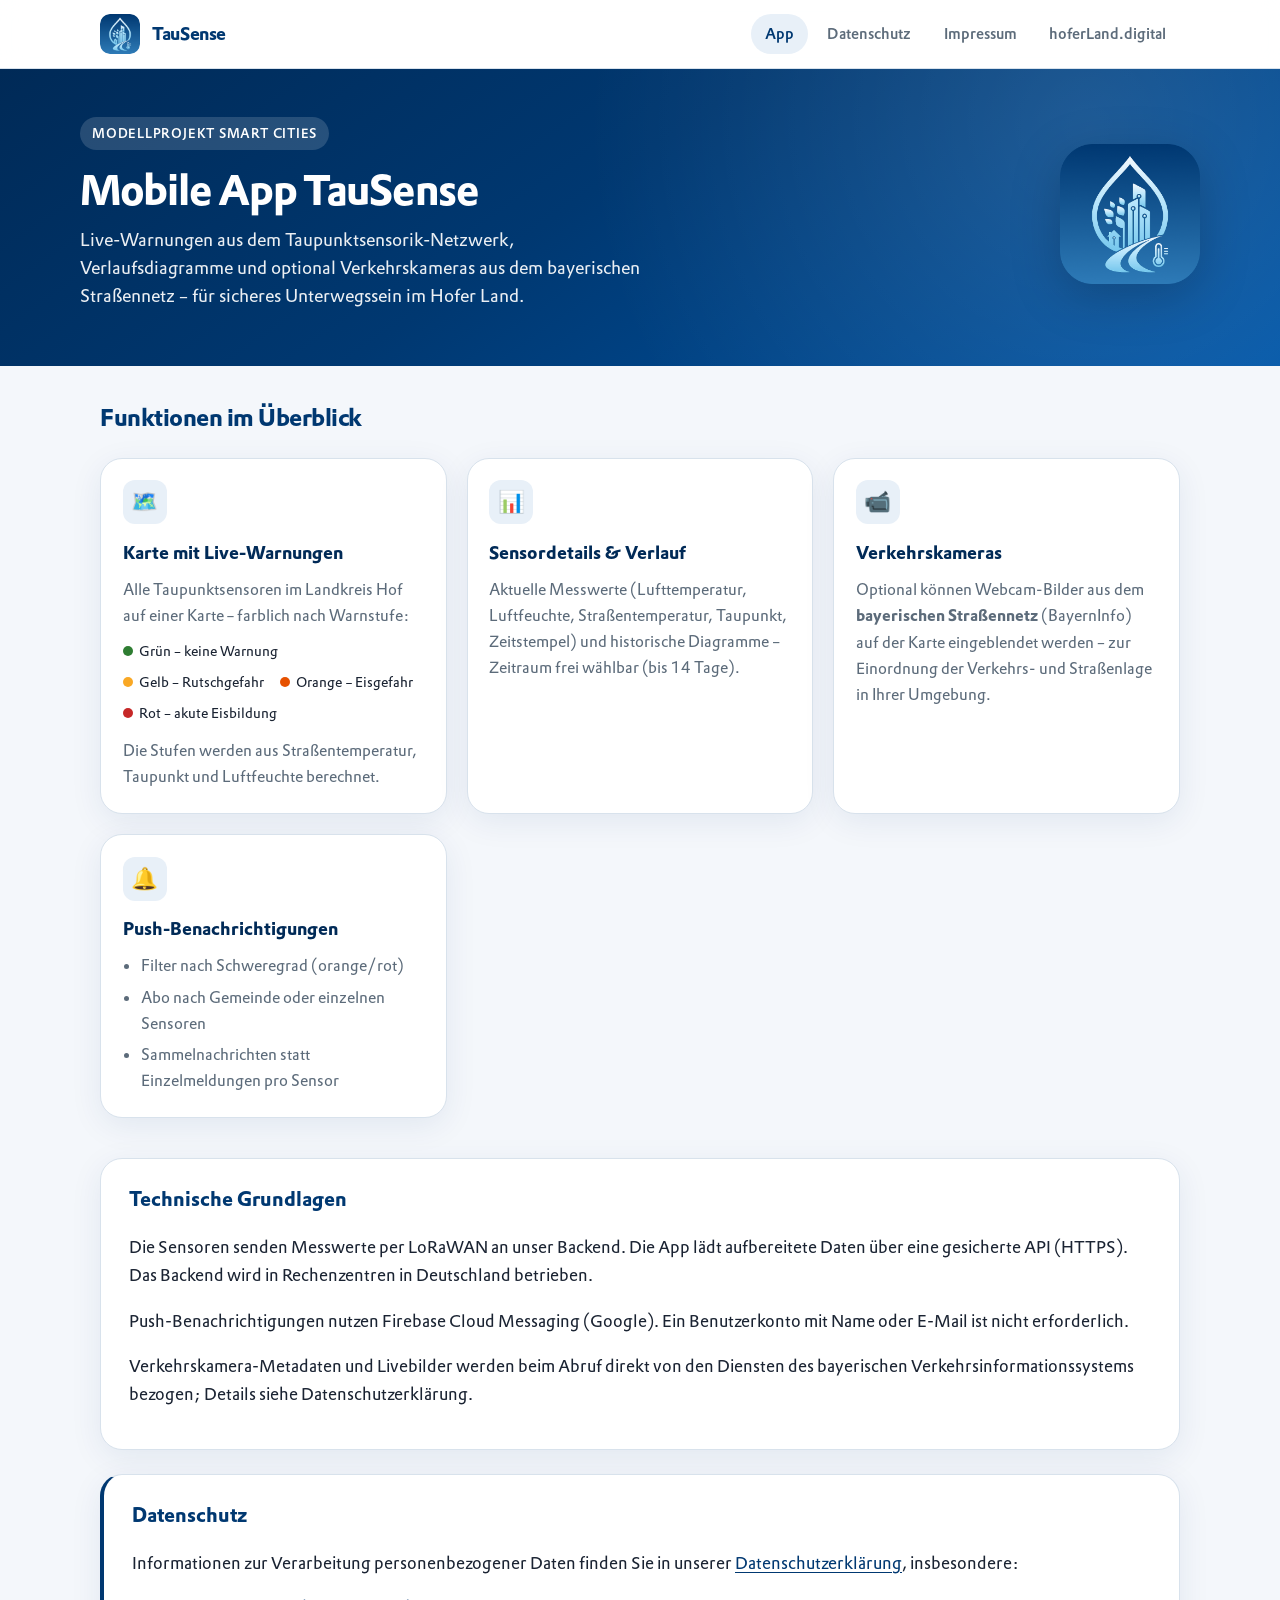
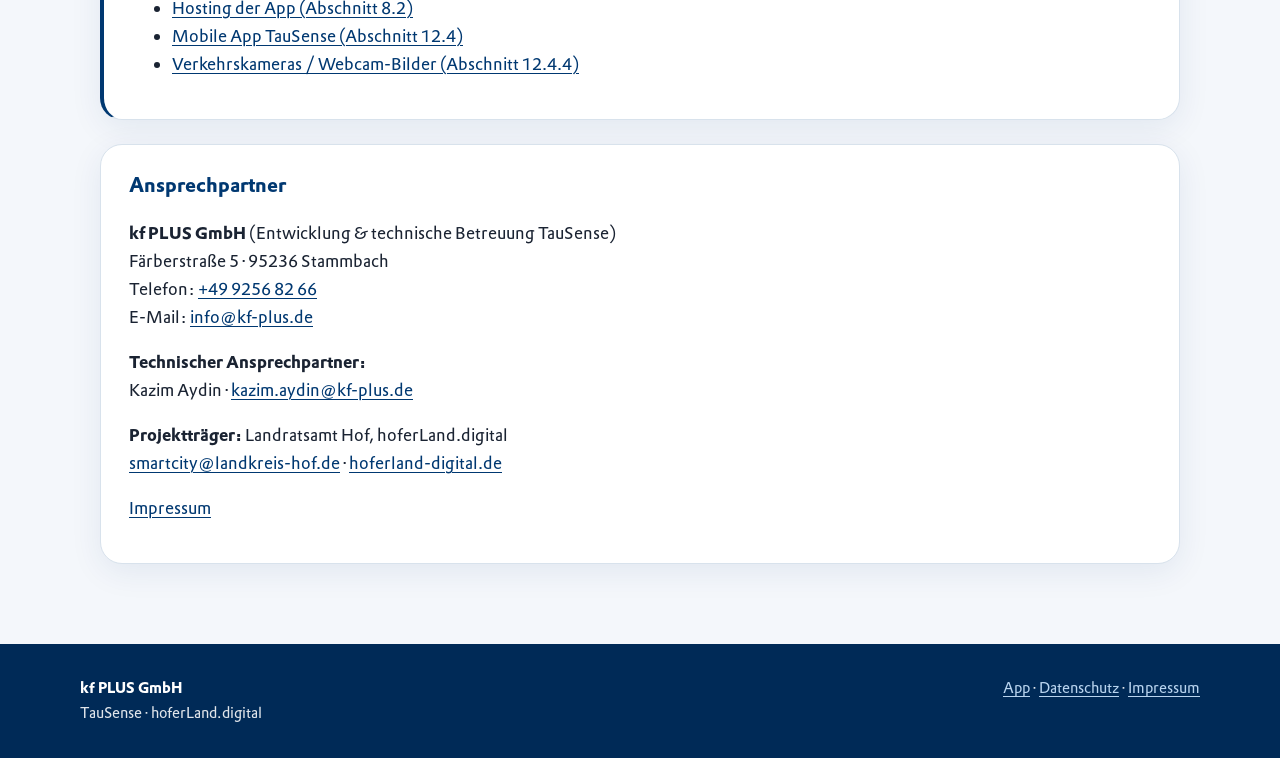
<file: docs/app-produktseite.html>
<!DOCTYPE html>
<html lang="de">
<head>
  <meta charset="utf-8">
  <meta name="viewport" content="width=device-width, initial-scale=1">
  <title>TauSense – Mobile App | hoferLand.digital</title>
  <meta name="description" content="TauSense informiert über Taupunktsensorik, Glätte- und Eiswarnungen sowie Verkehrskameras im Landkreis Hof.">
  <link rel="stylesheet" href="assets/site.css">
</head>
<body>

<header class="site-header">
  <div class="site-header__inner">
    <a class="site-brand" href="app-produktseite.html">
      <img src="assets/img/tausense-logo.png" alt="" width="40" height="40">
      TauSense
    </a>
    <button type="button" class="nav-toggle" aria-label="Menü" aria-expanded="false">☰</button>
    <nav class="site-nav" aria-label="Hauptnavigation">
      <a href="app-produktseite.html" data-nav="app-produktseite.html">App</a>
      <a href="datenschutzerklaerung.html" data-nav="datenschutzerklaerung.html">Datenschutz</a>
      <a href="impressum.html" data-nav="impressum.html">Impressum</a>
      <a href="https://hoferland-digital.de/" target="_blank" rel="noopener noreferrer">hoferLand.digital</a>
    </nav>
  </div>
</header>

<section class="hero">
  <div class="hero__inner">
    <div>
      <span class="hero__badge">Modellprojekt Smart Cities</span>
      <h1>Mobile App TauSense</h1>
      <p class="lead">Live-Warnungen aus dem Taupunktsensorik-Netzwerk, Verlaufsdiagramme und optional Verkehrskameras aus dem bayerischen Straßennetz – für sicheres Unterwegssein im Hofer Land.</p>
    </div>
    <img class="hero__logo" src="assets/img/tausense-logo.png" alt="TauSense Logo" width="140" height="140">
  </div>
</section>

<main class="page-main">

  <h2 class="section-title">Funktionen im Überblick</h2>
  <div class="card-grid">

    <article class="feature-card">
      <div class="feature-card__icon" aria-hidden="true">🗺️</div>
      <h3>Karte mit Live-Warnungen</h3>
      <p>Alle Taupunktsensoren im Landkreis Hof auf einer Karte – farblich nach Warnstufe:</p>
      <div class="legend">
        <span><i class="c-green"></i> Grün – keine Warnung</span>
        <span><i class="c-yellow"></i> Gelb – Rutschgefahr</span>
        <span><i class="c-orange"></i> Orange – Eisgefahr</span>
        <span><i class="c-red"></i> Rot – akute Eisbildung</span>
      </div>
      <p style="margin-top:0.75rem">Die Stufen werden aus Straßentemperatur, Taupunkt und Luftfeuchte berechnet.</p>
    </article>

    <article class="feature-card">
      <div class="feature-card__icon" aria-hidden="true">📊</div>
      <h3>Sensordetails &amp; Verlauf</h3>
      <p>Aktuelle Messwerte (Lufttemperatur, Luftfeuchte, Straßentemperatur, Taupunkt, Zeitstempel) und historische Diagramme – Zeitraum frei wählbar (bis 14 Tage).</p>
    </article>

    <article class="feature-card">
      <div class="feature-card__icon" aria-hidden="true">📹</div>
      <h3>Verkehrskameras</h3>
      <p>Optional können Webcam-Bilder aus dem <strong>bayerischen Straßennetz</strong> (BayernInfo) auf der Karte eingeblendet werden – zur Einordnung der Verkehrs- und Straßenlage in Ihrer Umgebung.</p>
    </article>

    <article class="feature-card">
      <div class="feature-card__icon" aria-hidden="true">🔔</div>
      <h3>Push-Benachrichtigungen</h3>
      <ul>
        <li>Filter nach Schweregrad (orange/rot)</li>
        <li>Abo nach Gemeinde oder einzelnen Sensoren</li>
        <li>Sammelnachrichten statt Einzelmeldungen pro Sensor</li>
      </ul>
    </article>

  </div>

  <div class="panel">
    <h2>Technische Grundlagen</h2>
    <p>Die Sensoren senden Messwerte per LoRaWAN an unser Backend. Die App lädt aufbereitete Daten über eine gesicherte API (HTTPS). Das Backend wird in Rechenzentren in Deutschland betrieben.</p>
    <p>Push-Benachrichtigungen nutzen Firebase Cloud Messaging (Google). Ein Benutzerkonto mit Name oder E-Mail ist nicht erforderlich.</p>
    <p>Verkehrskamera-Metadaten und Livebilder werden beim Abruf direkt von den Diensten des bayerischen Verkehrsinformationssystems bezogen; Details siehe Datenschutzerklärung.</p>
  </div>

  <div class="panel panel--accent">
    <h2>Datenschutz</h2>
    <p>Informationen zur Verarbeitung personenbezogener Daten finden Sie in unserer <a href="datenschutzerklaerung.html">Datenschutzerklärung</a>, insbesondere:</p>
    <ul>
      <li><a href="datenschutzerklaerung.html#hosting-tausense">Hosting der App (Abschnitt 8.2)</a></li>
      <li><a href="datenschutzerklaerung.html#app-tausense">Mobile App TauSense (Abschnitt 12.4)</a></li>
      <li><a href="datenschutzerklaerung.html#verkehrskameras">Verkehrskameras / Webcam-Bilder (Abschnitt 12.4.4)</a></li>
    </ul>
  </div>

  <div class="panel">
    <h2>Ansprechpartner</h2>
    <p>
      <strong>kf PLUS GmbH</strong> (Entwicklung &amp; technische Betreuung TauSense)<br>
      Färberstraße 5 · 95236 Stammbach<br>
      Telefon: <a href="tel:+4992568266">+49 9256 82 66</a><br>
      E-Mail: <a href="mailto:info@kf-plus.de">info@kf-plus.de</a>
    </p>
    <p>
      <strong>Technischer Ansprechpartner:</strong><br>
      Kazim Aydin · <a href="mailto:kazim.aydin@kf-plus.de">kazim.aydin@kf-plus.de</a>
    </p>
    <p>
      <strong>Projektträger:</strong> Landratsamt Hof, hoferLand.digital<br>
      <a href="mailto:smartcity@landkreis-hof.de">smartcity@landkreis-hof.de</a> ·
      <a href="https://hoferland-digital.de/">hoferland-digital.de</a>
    </p>
    <p><a href="impressum.html">Impressum</a></p>
  </div>

</main>

<footer class="site-footer">
  <div class="site-footer__inner">
    <div>
      <strong>kf PLUS GmbH</strong><br>
      TauSense · hoferLand.digital
    </div>
    <div>
      <a href="app-produktseite.html">App</a> ·
      <a href="datenschutzerklaerung.html">Datenschutz</a> ·
      <a href="impressum.html">Impressum</a>
    </div>
  </div>
</footer>

<script src="assets/site.js"></script>
</body>
</html>
</file>
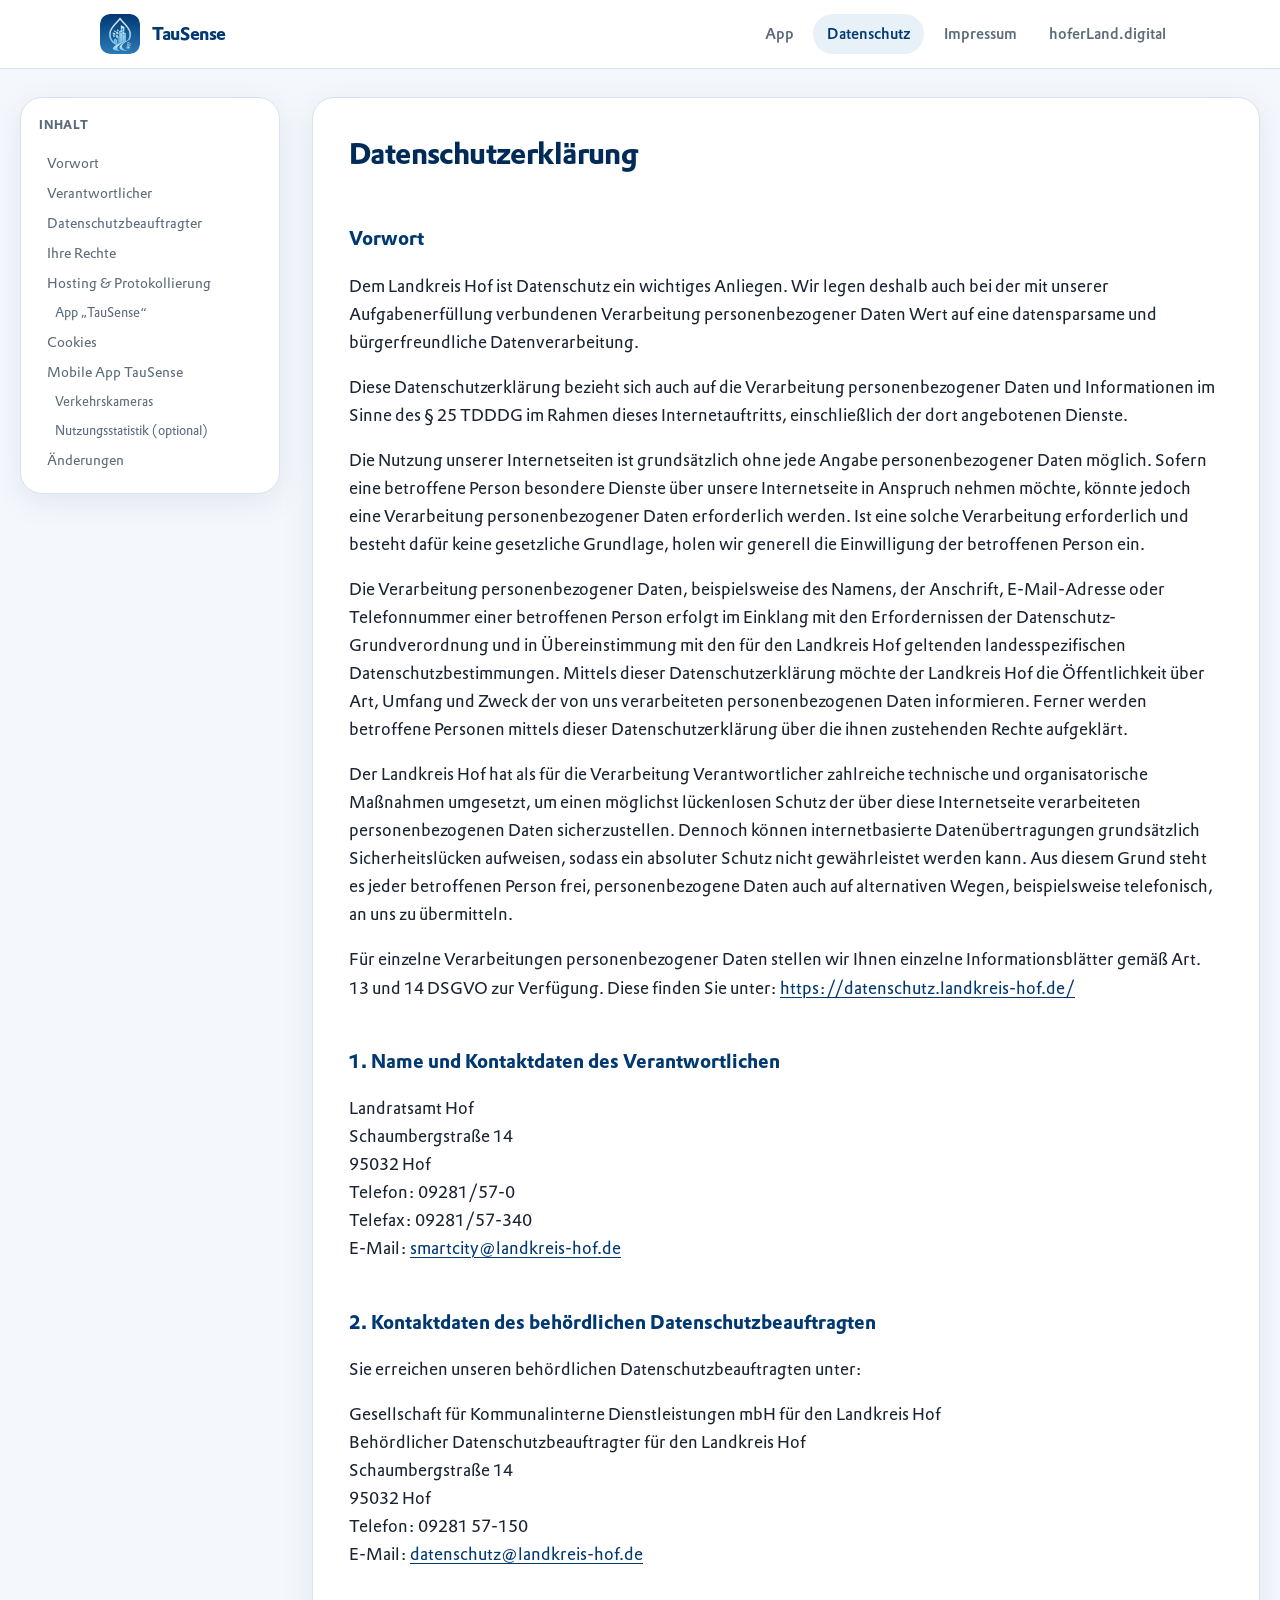
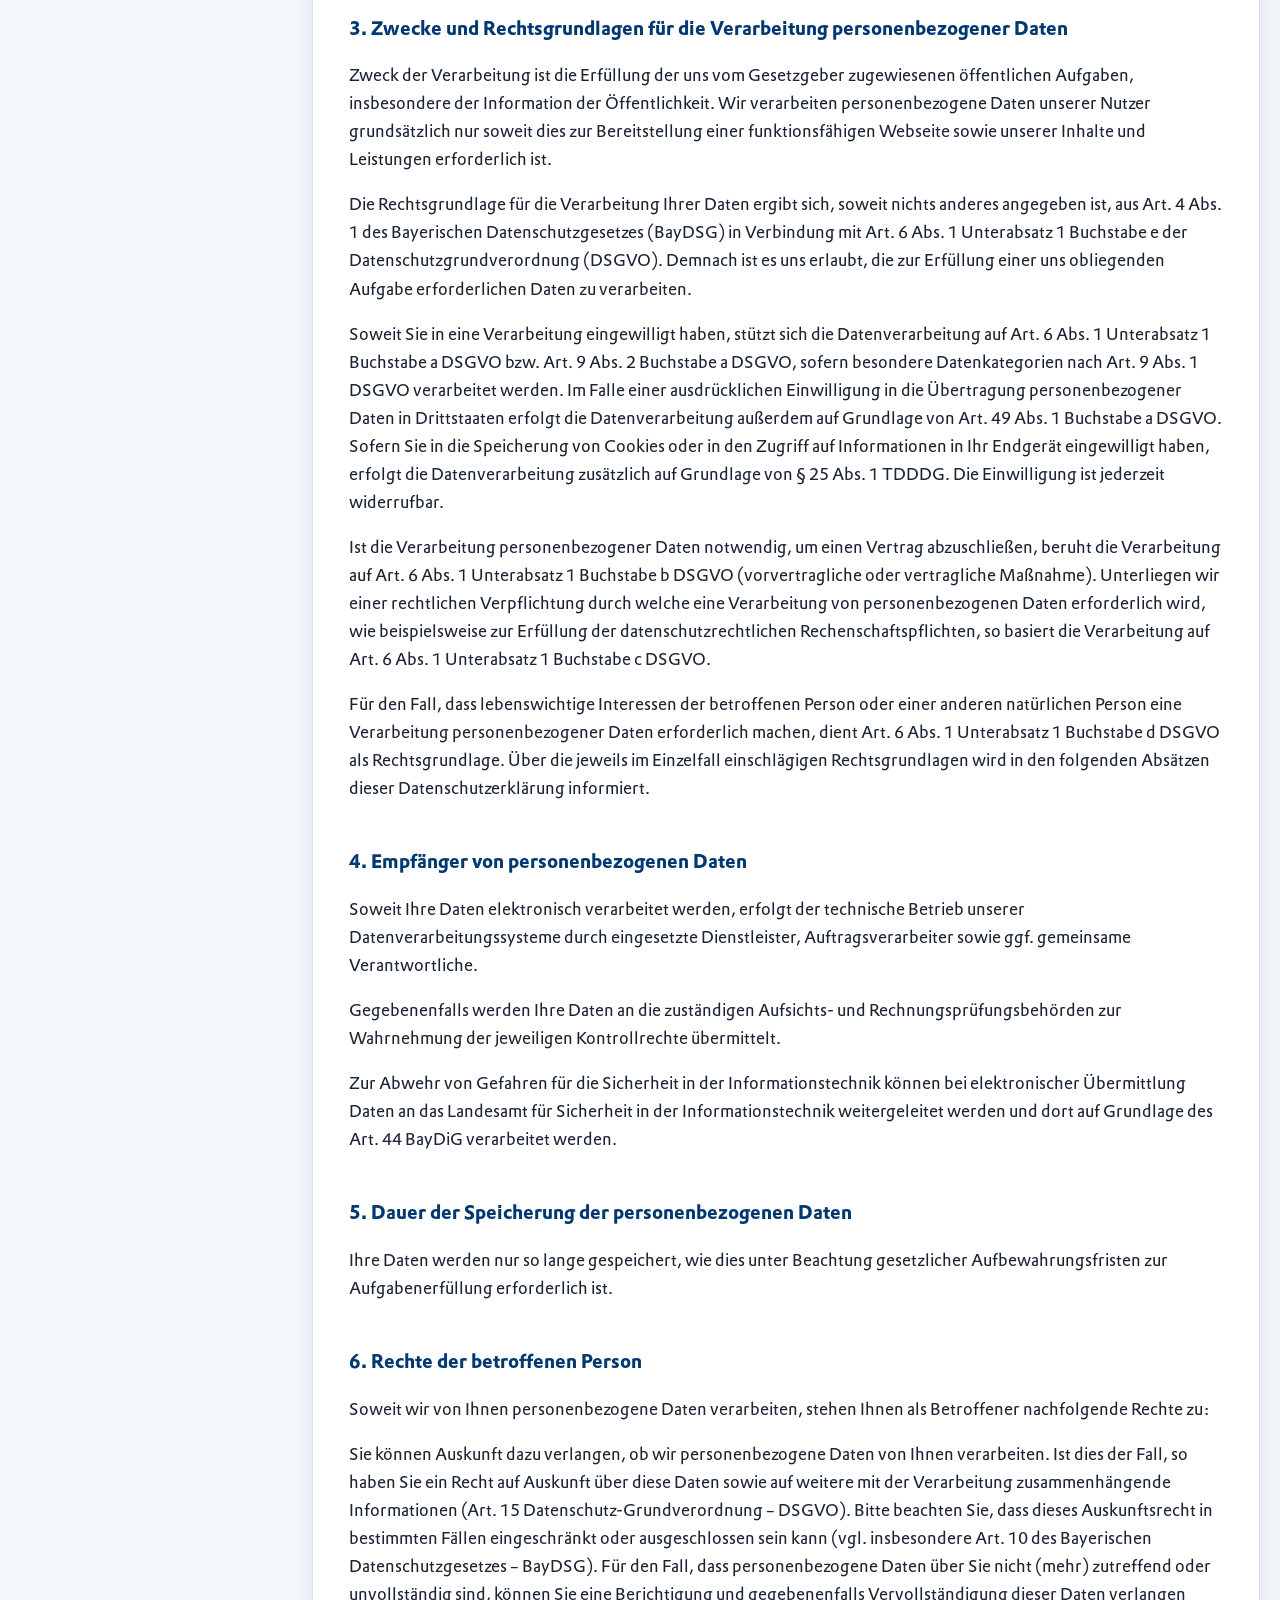
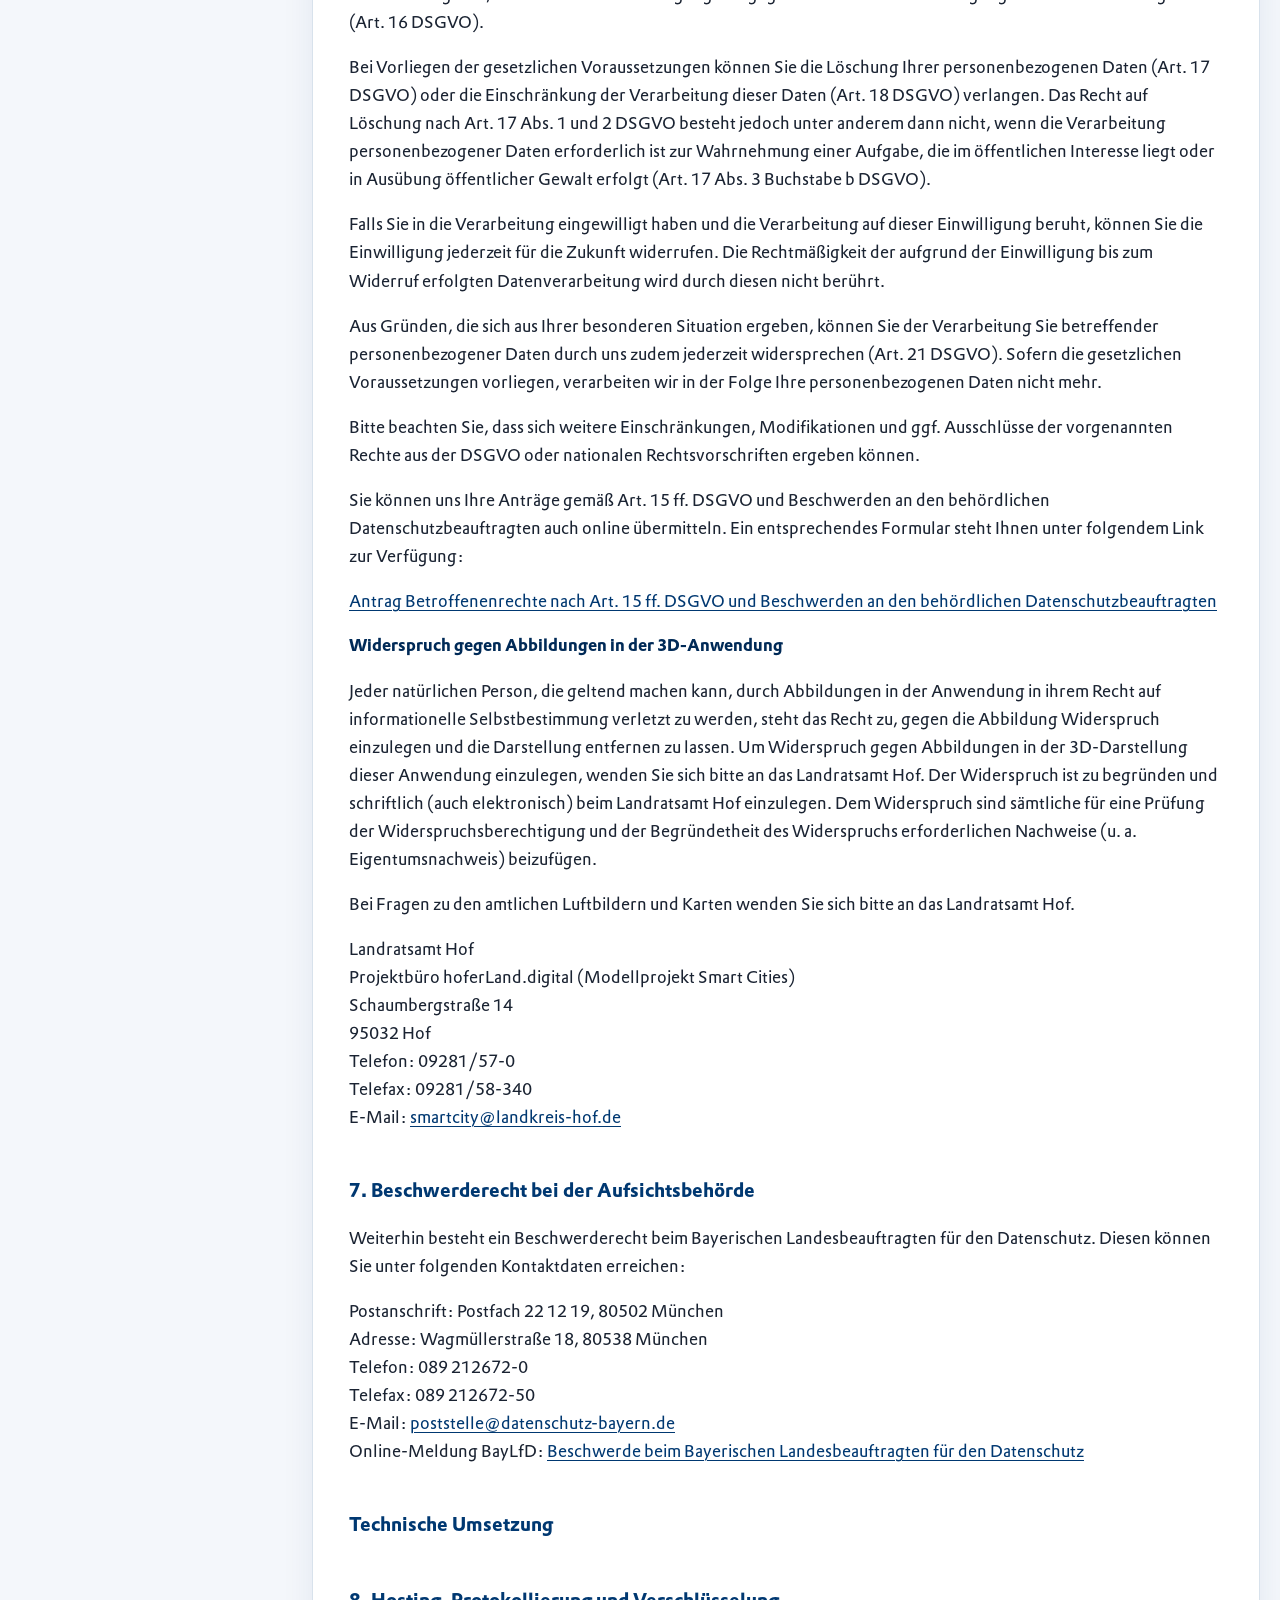
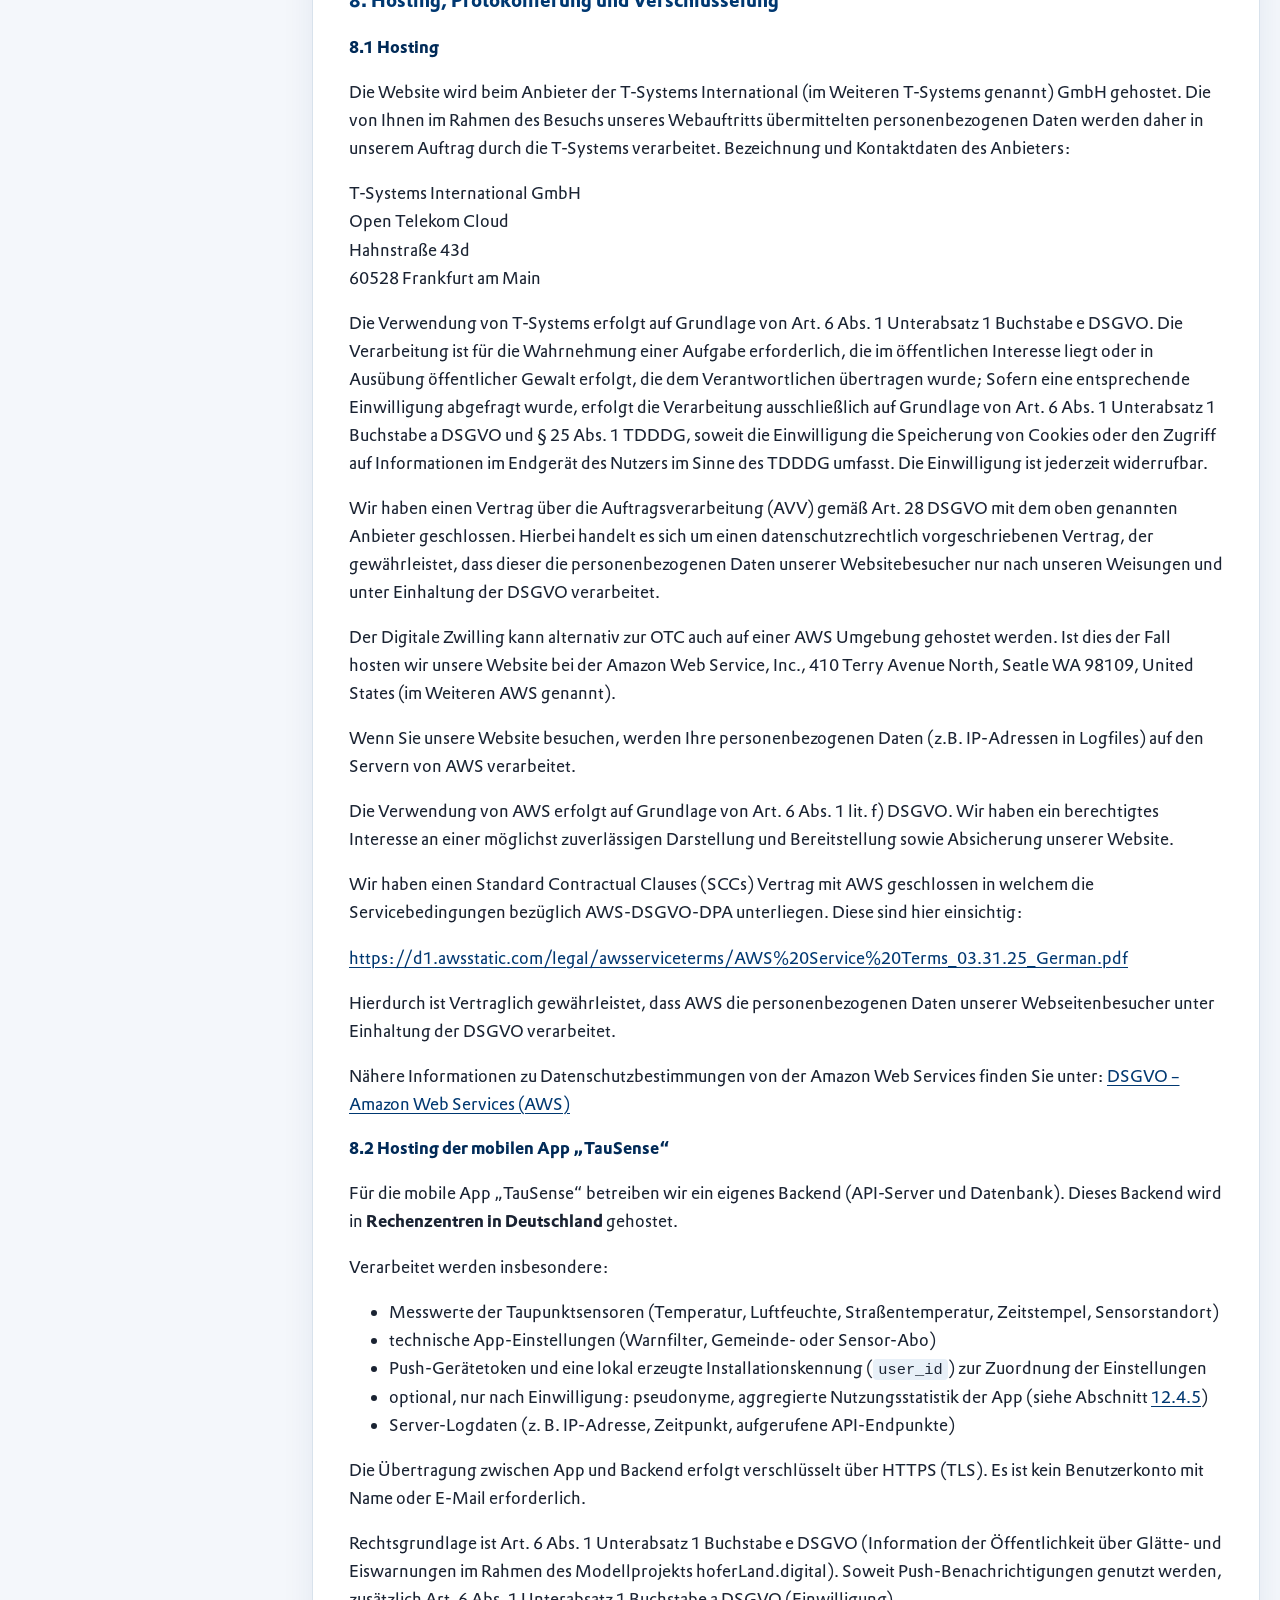
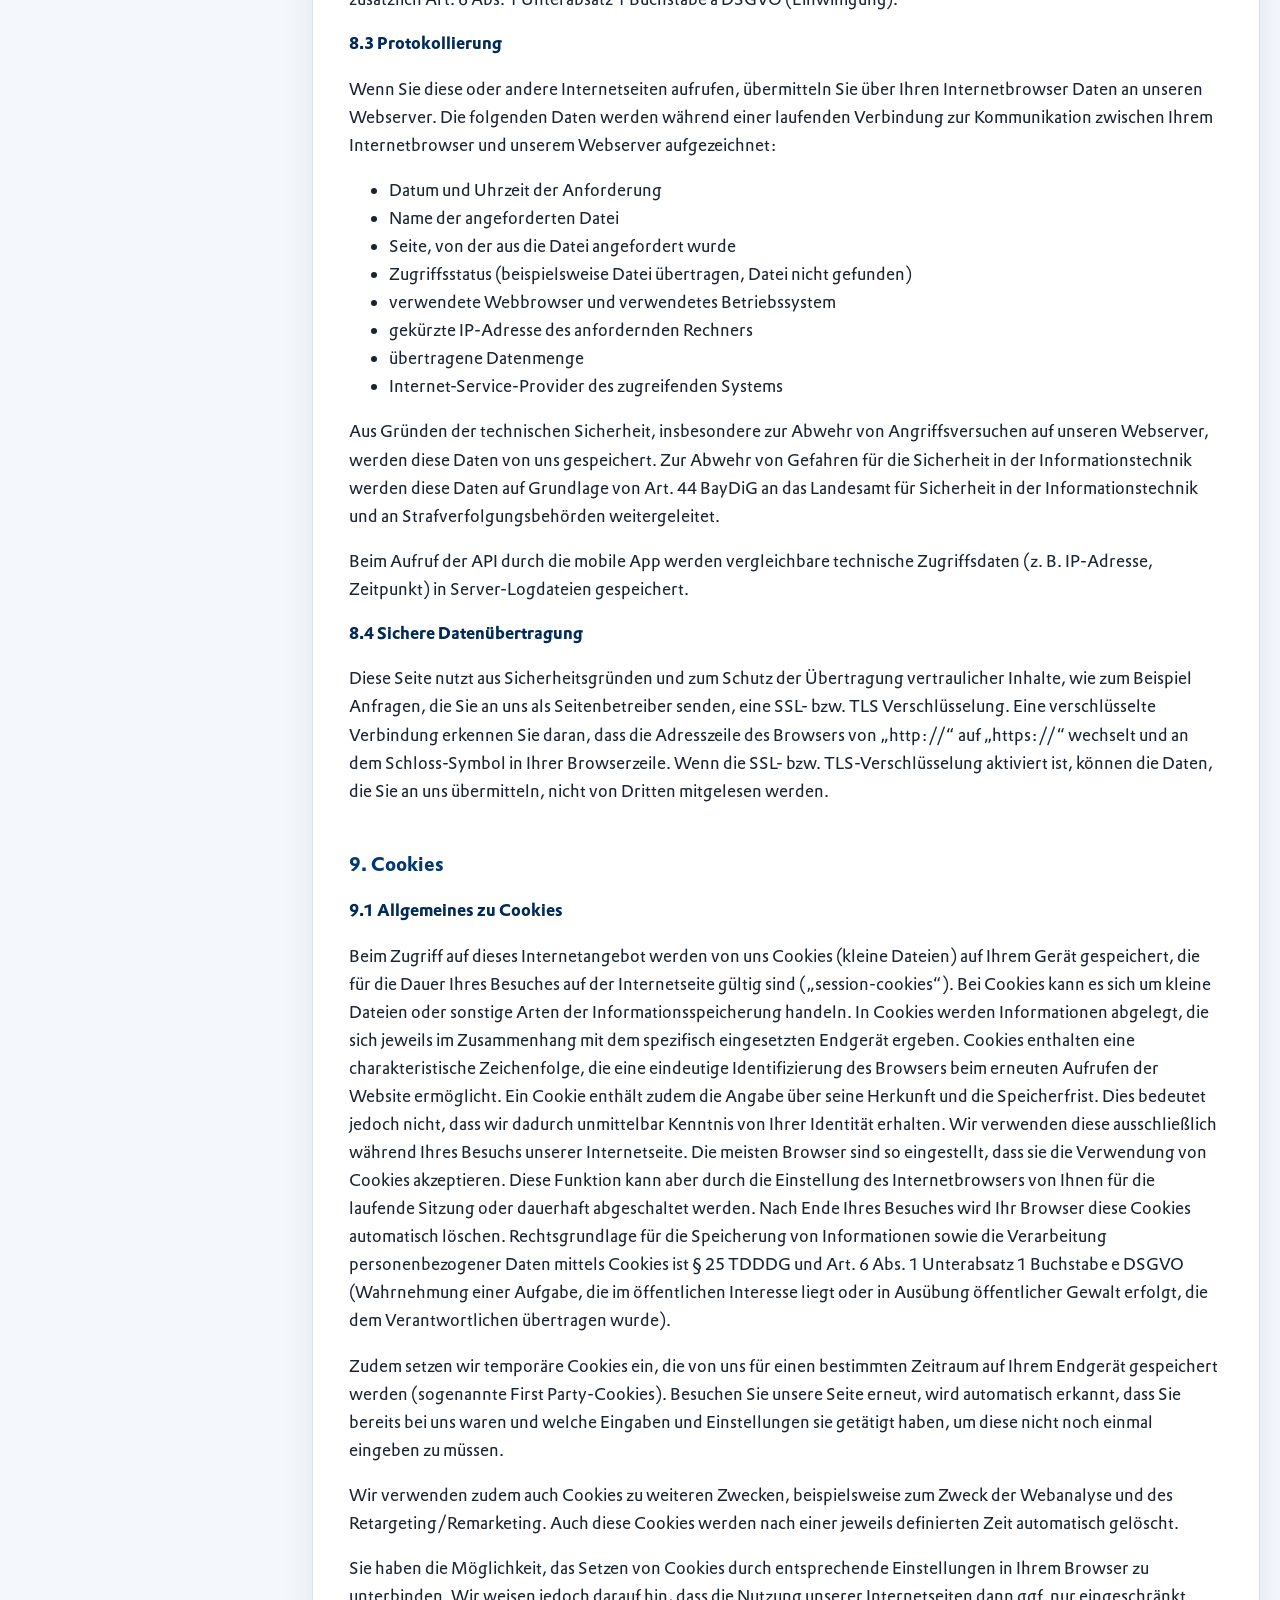
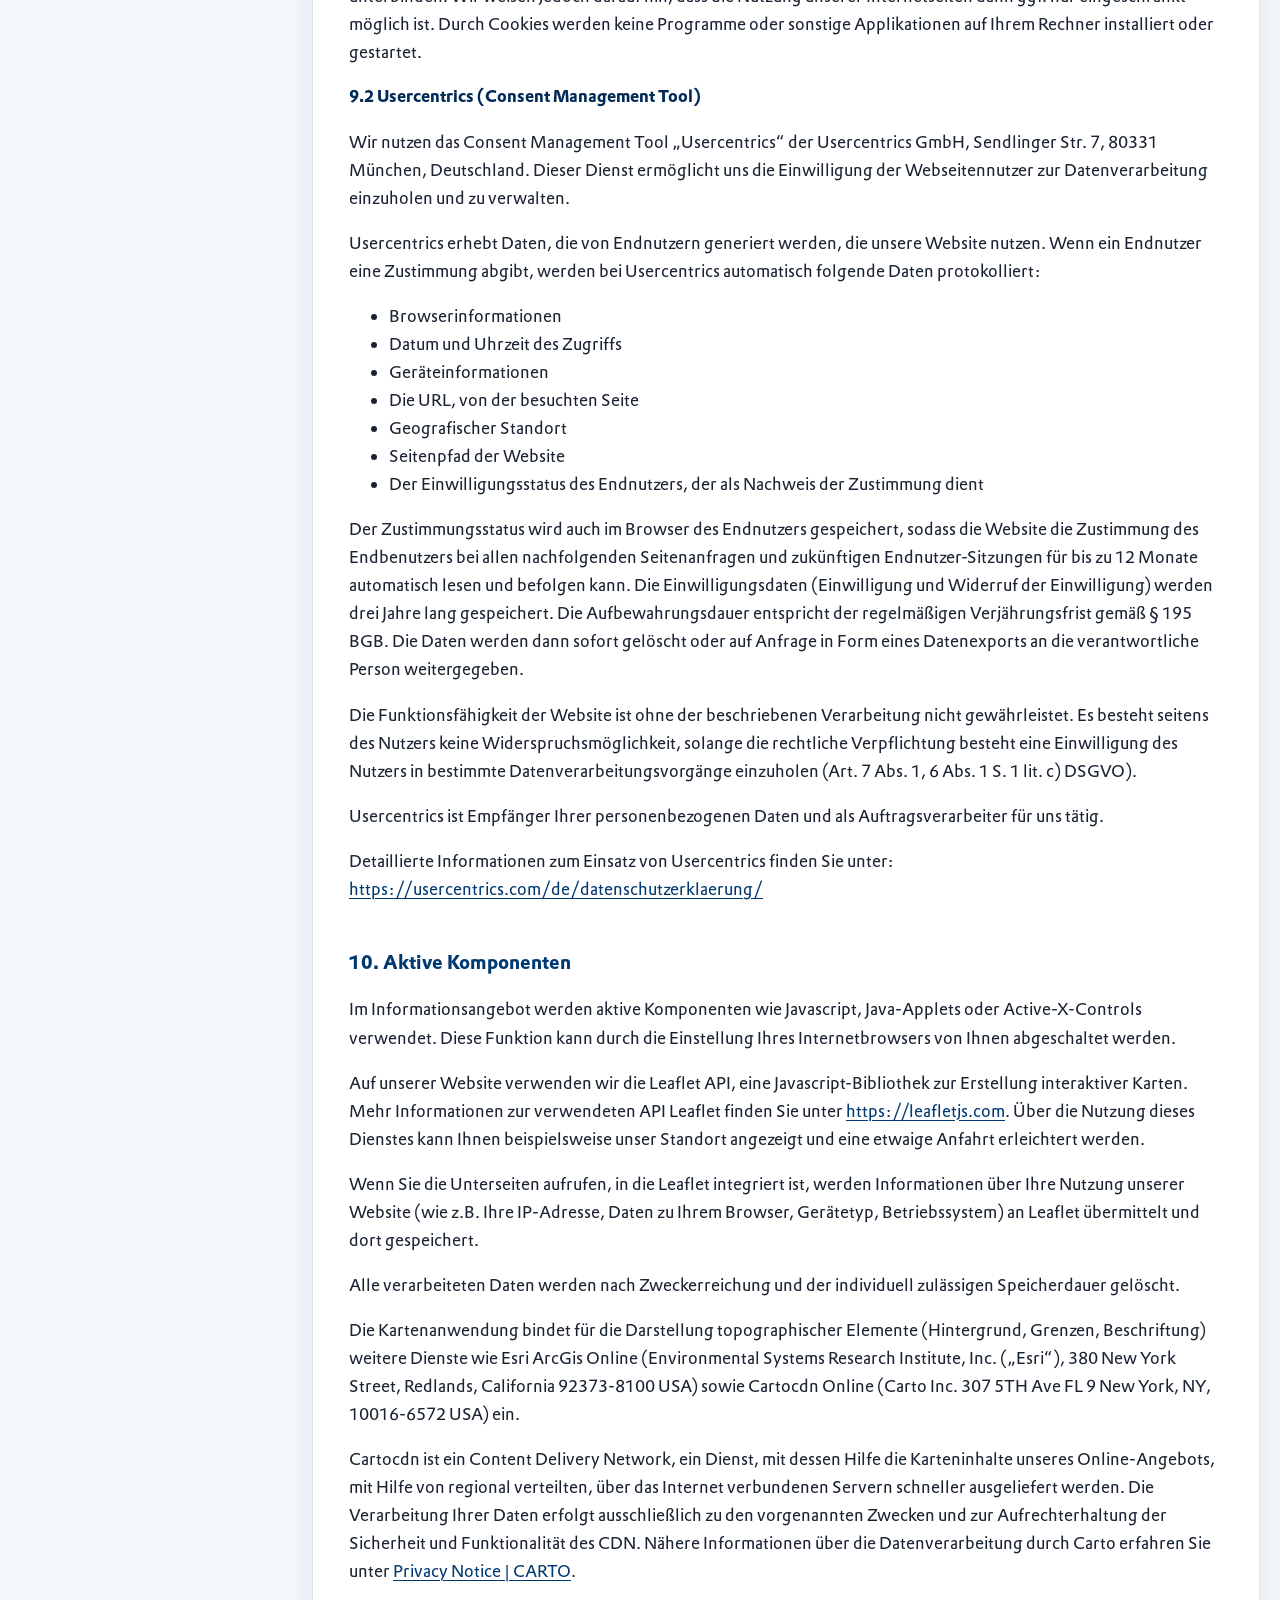
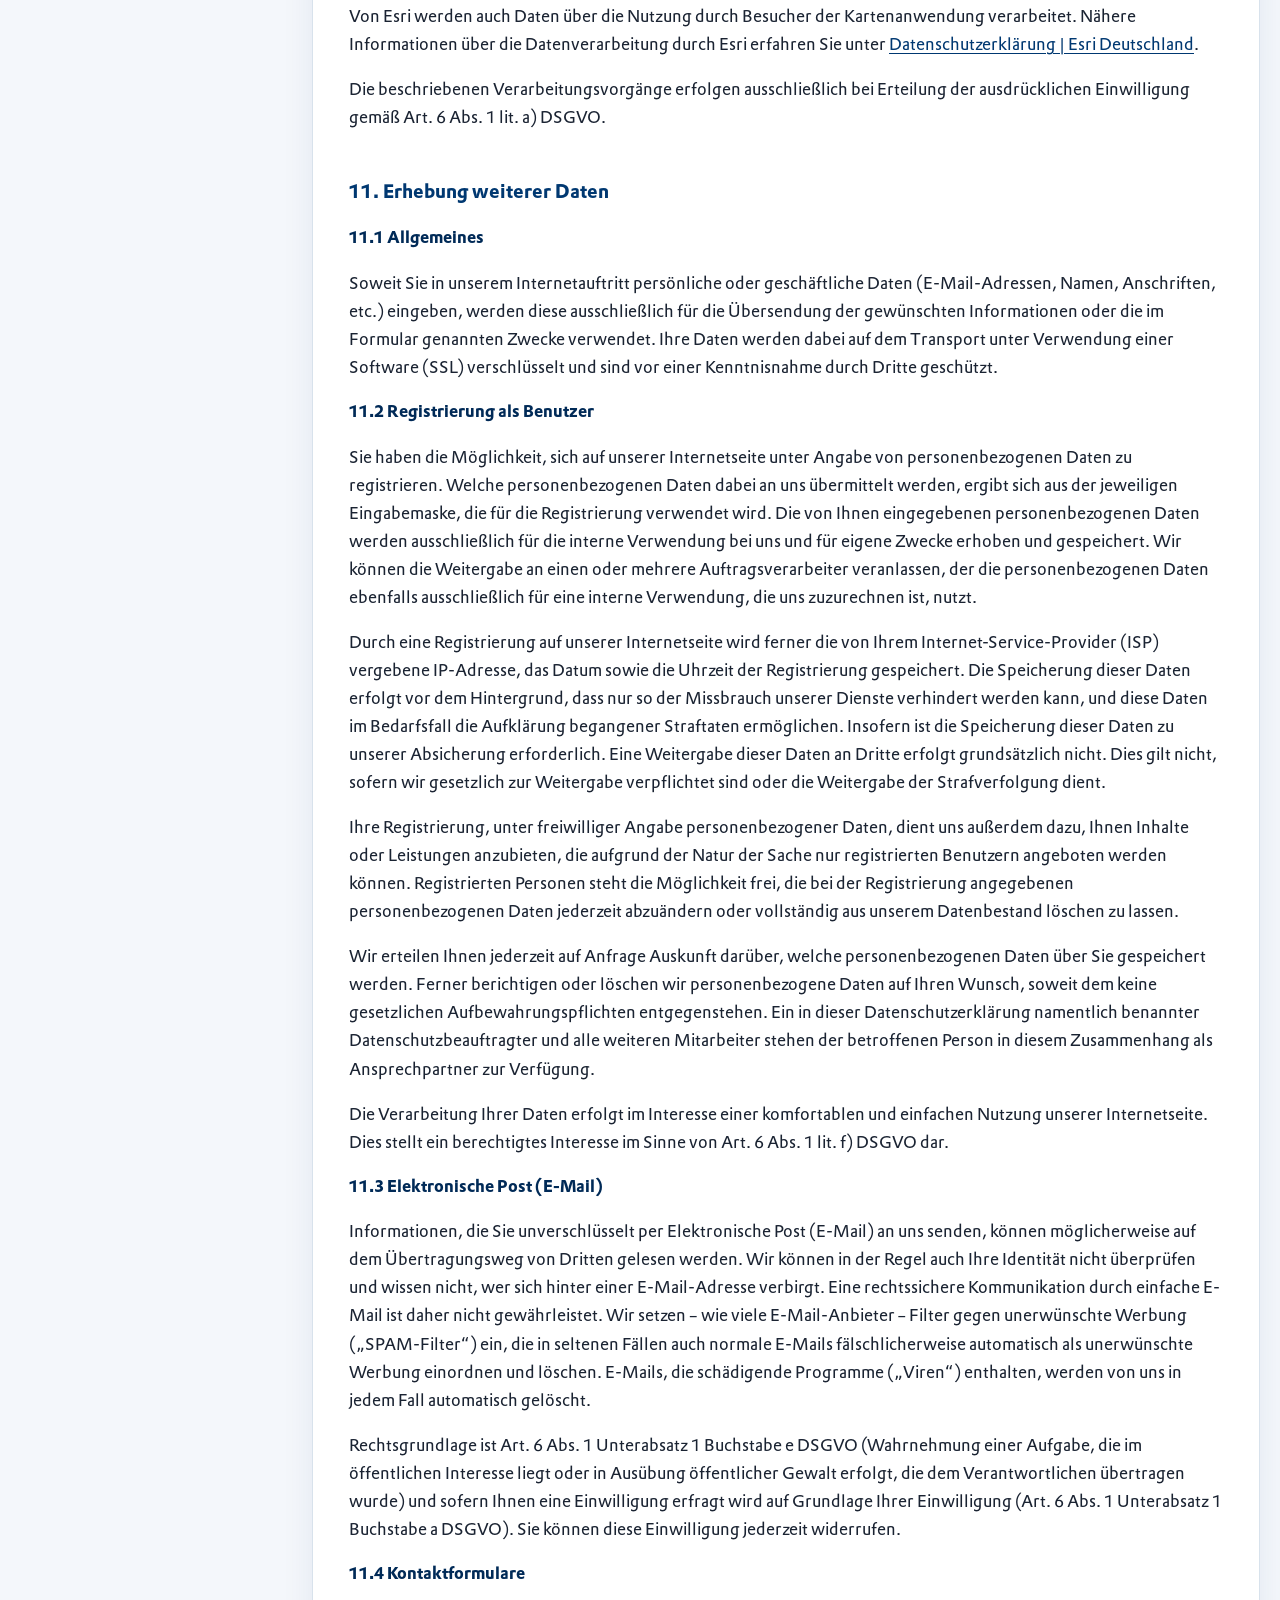
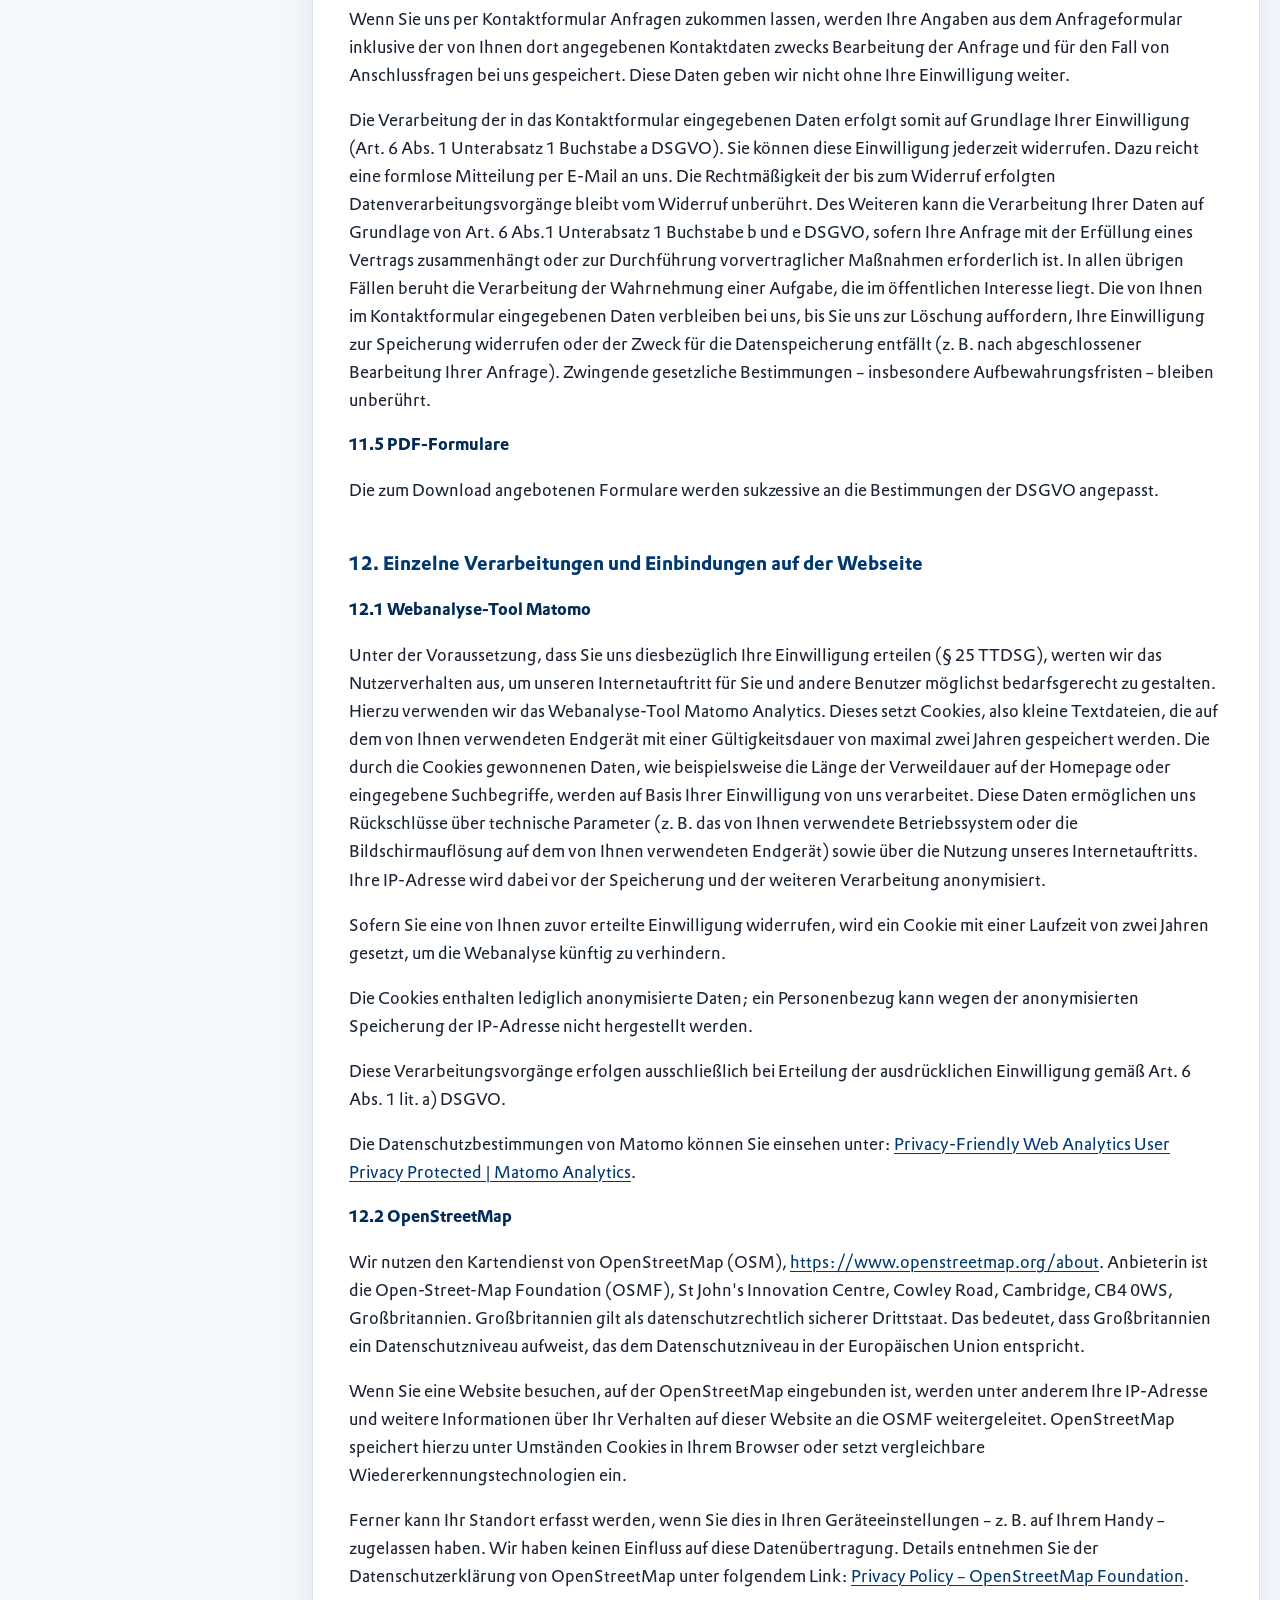
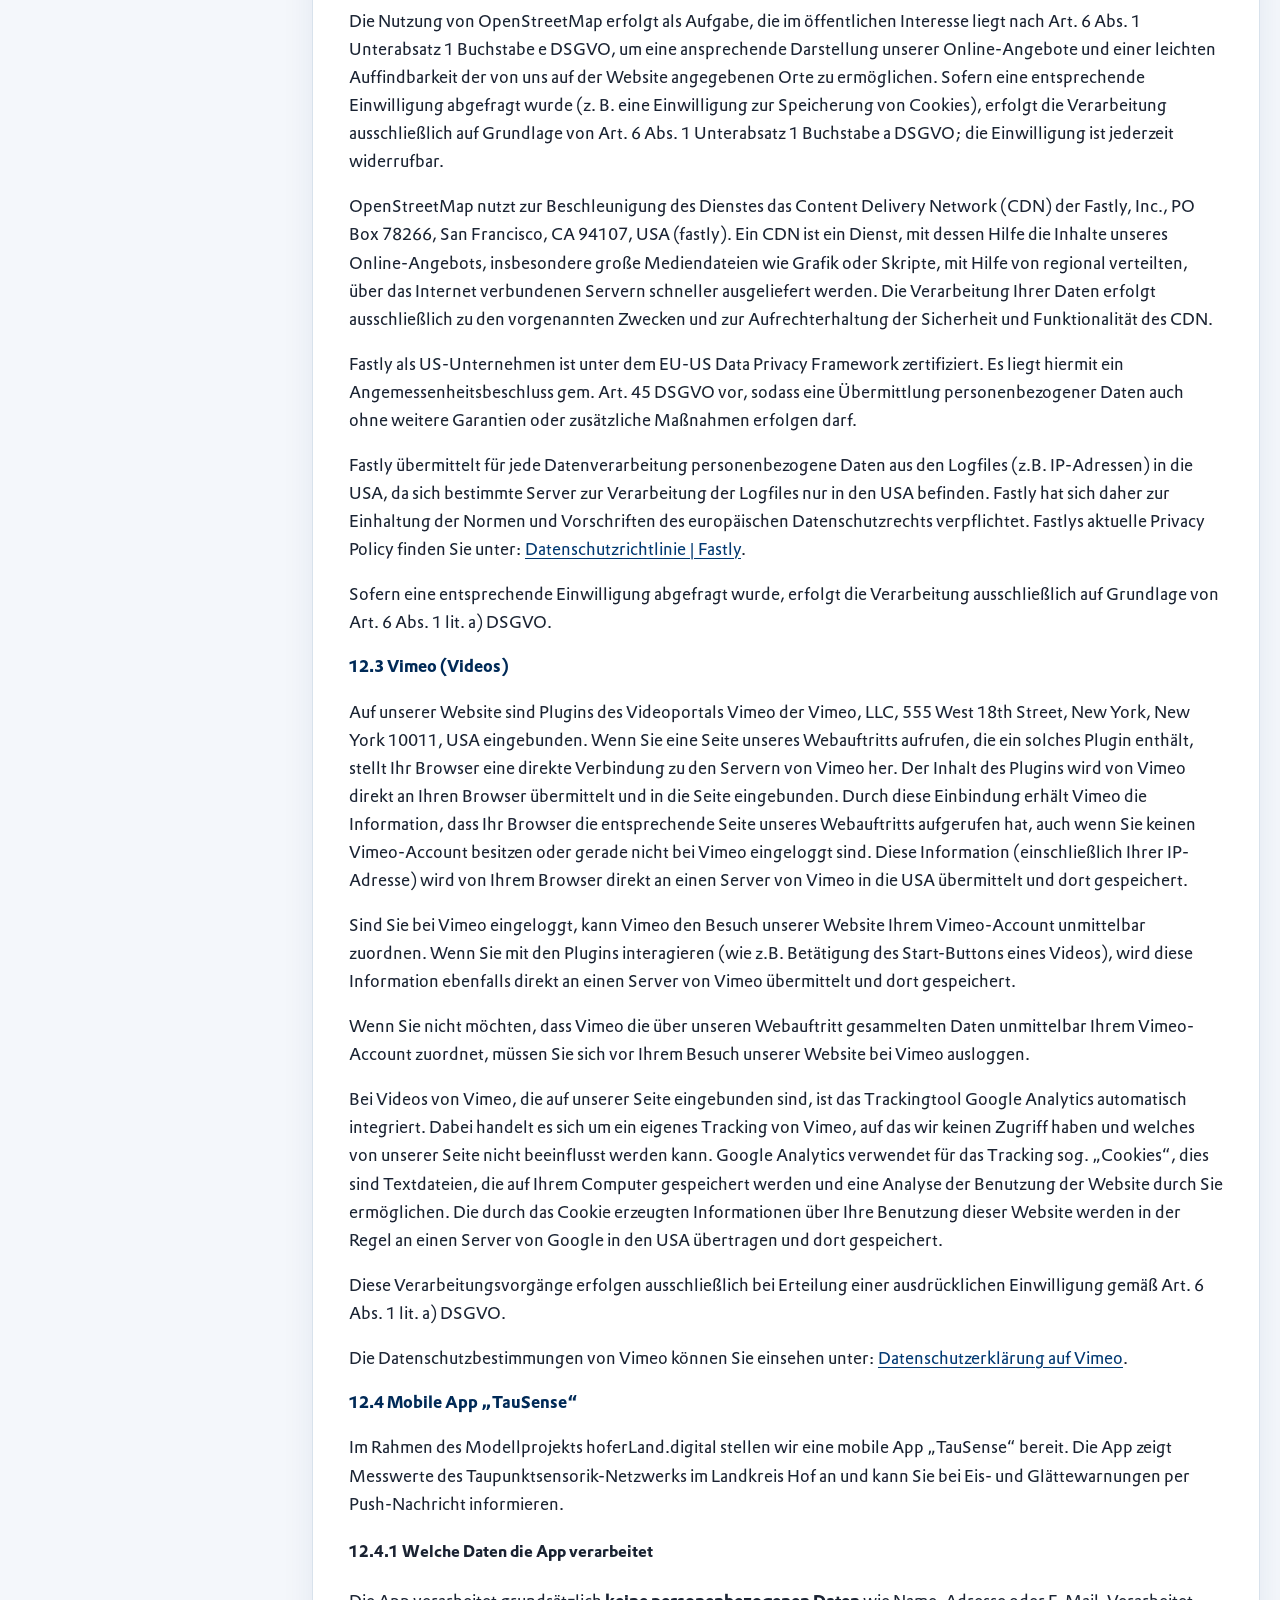
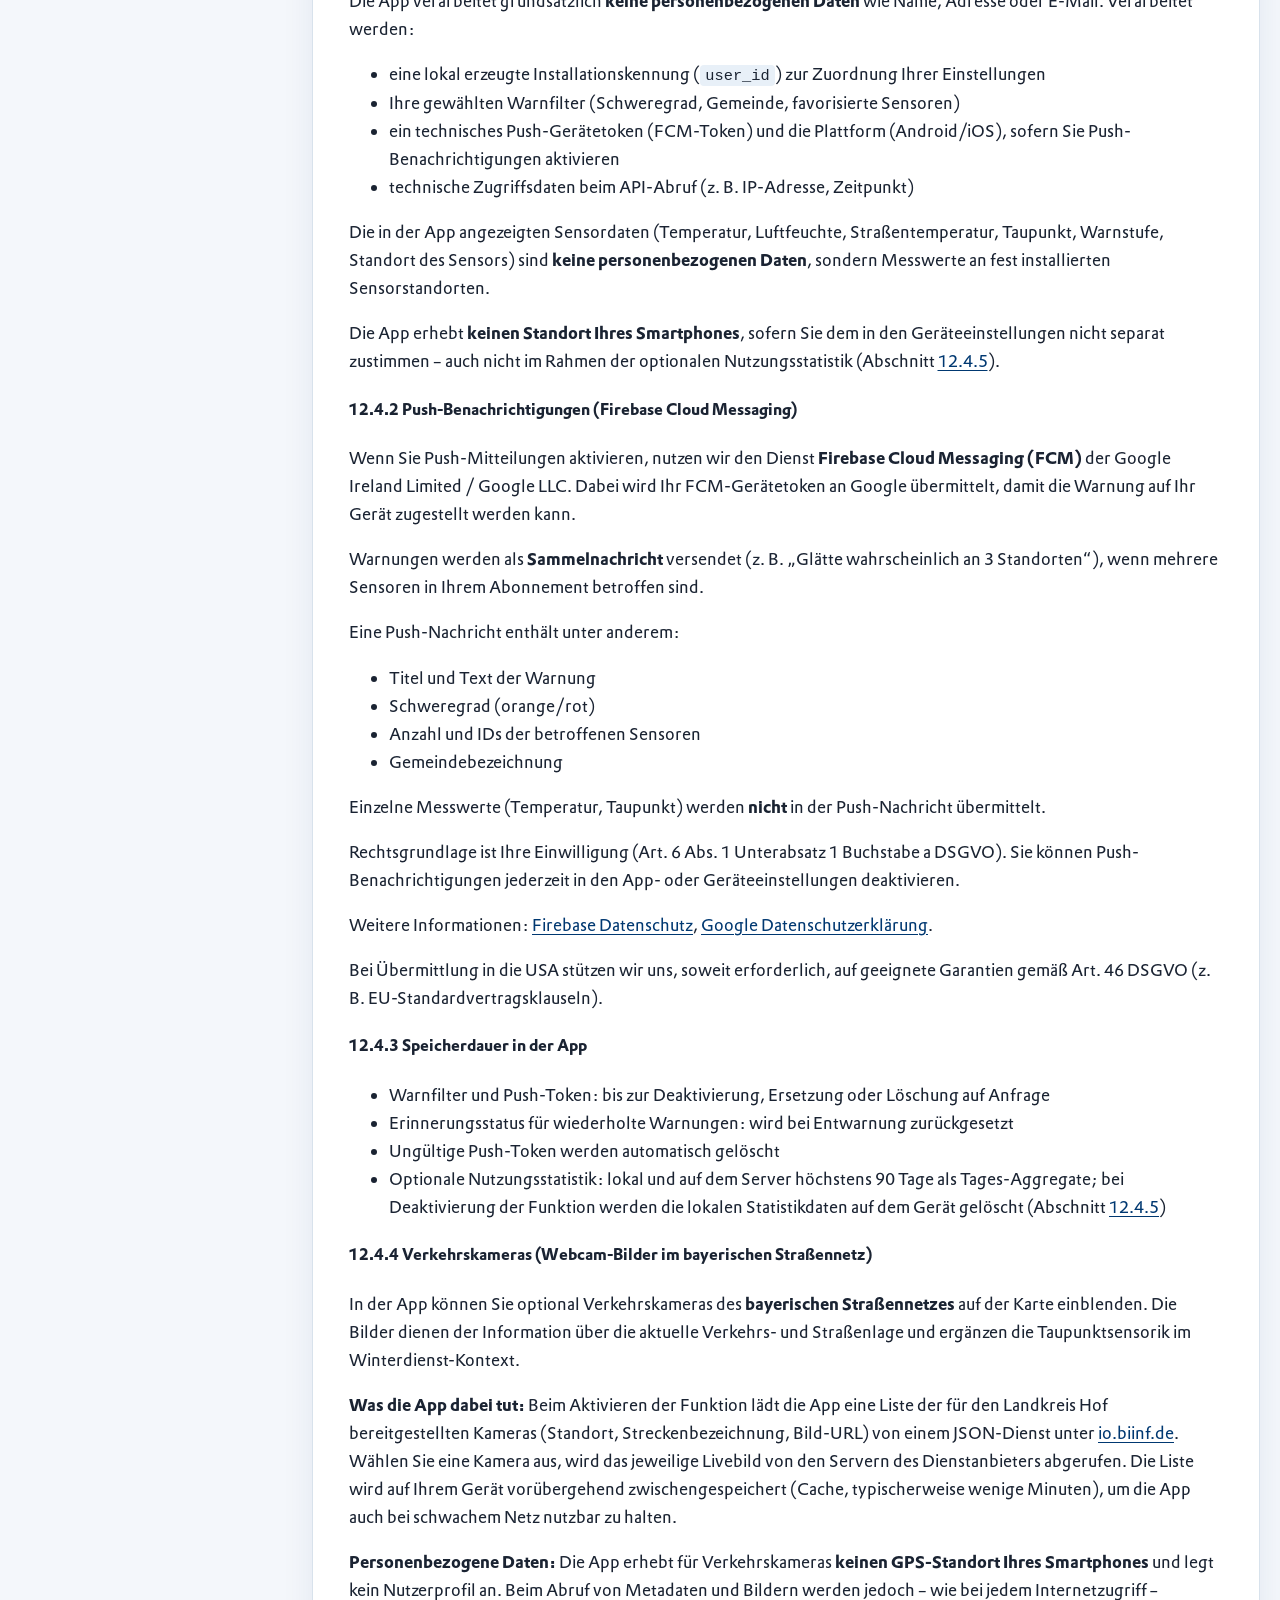
<file: docs/datenschutzerklaerung.html>
<!DOCTYPE html>
<html lang="de">
<head>
  <meta charset="utf-8">
  <meta name="viewport" content="width=device-width, initial-scale=1">
  <title>Datenschutzerklärung – TauSense | hoferLand.digital</title>
  <link rel="stylesheet" href="assets/site.css">
</head>
<body class="page-privacy">

<header class="site-header">
  <div class="site-header__inner">
    <a class="site-brand" href="app-produktseite.html">
      <img src="assets/img/tausense-logo.png" alt="" width="40" height="40">
      TauSense
    </a>
    <button type="button" class="nav-toggle" aria-label="Menü" aria-expanded="false">☰</button>
    <nav class="site-nav" aria-label="Hauptnavigation">
      <a href="app-produktseite.html" data-nav="app-produktseite.html">App</a>
      <a href="datenschutzerklaerung.html" data-nav="datenschutzerklaerung.html">Datenschutz</a>
      <a href="impressum.html" data-nav="impressum.html">Impressum</a>
      <a href="https://hoferland-digital.de/" target="_blank" rel="noopener noreferrer">hoferLand.digital</a>
    </nav>
  </div>
</header>

<div class="privacy-layout privacy-layout--legal">
  <aside class="legal-sidebar" aria-label="Seitennavigation">
  <details class="toc-details">
    <summary class="toc-details__summary">Inhaltsverzeichnis</summary>
  <nav class="toc" aria-label="Inhaltsverzeichnis">
    <p class="toc__title">Inhalt</p>
    <ul>
      <li><a href="#vorwort">Vorwort</a></li>
      <li><a href="#verantwortlicher">Verantwortlicher</a></li>
      <li><a href="#dsb">Datenschutzbeauftragter</a></li>
      <li><a href="#rechte">Ihre Rechte</a></li>
      <li><a href="#hosting">Hosting &amp; Protokollierung</a></li>
      <li class="toc-sub"><a href="#hosting-tausense">App „TauSense“</a></li>
      <li><a href="#cookies">Cookies</a></li>
      <li><a href="#app-tausense">Mobile App TauSense</a></li>
      <li class="toc-sub"><a href="#verkehrskameras">Verkehrskameras</a></li>
      <li class="toc-sub"><a href="#nutzungsstatistik">Nutzungsstatistik (optional)</a></li>
      <li><a href="#hinweis">Änderungen</a></li>
    </ul>
  </nav>
  </details>
  </aside>

  <main class="legal-content">

<h1>Datenschutzerklärung</h1>

<h2 id="vorwort">Vorwort</h2>
<p>Dem Landkreis Hof ist Datenschutz ein wichtiges Anliegen. Wir legen deshalb auch bei der mit unserer Aufgabenerfüllung verbundenen Verarbeitung personenbezogener Daten Wert auf eine datensparsame und bürgerfreundliche Datenverarbeitung.</p>
<p>Diese Datenschutzerklärung bezieht sich auch auf die Verarbeitung personenbezogener Daten und Informationen im Sinne des § 25 TDDDG im Rahmen dieses Internetauftritts, einschließlich der dort angebotenen Dienste.</p>
<p>Die Nutzung unserer Internetseiten ist grundsätzlich ohne jede Angabe personenbezogener Daten möglich. Sofern eine betroffene Person besondere Dienste über unsere Internetseite in Anspruch nehmen möchte, könnte jedoch eine Verarbeitung personenbezogener Daten erforderlich werden. Ist eine solche Verarbeitung erforderlich und besteht dafür keine gesetzliche Grundlage, holen wir generell die Einwilligung der betroffenen Person ein.</p>
<p>Die Verarbeitung personenbezogener Daten, beispielsweise des Namens, der Anschrift, E-Mail-Adresse oder Telefonnummer einer betroffenen Person erfolgt im Einklang mit den Erfordernissen der Datenschutz-Grundverordnung und in Übereinstimmung mit den für den Landkreis Hof geltenden landesspezifischen Datenschutzbestimmungen. Mittels dieser Datenschutzerklärung möchte der Landkreis Hof die Öffentlichkeit über Art, Umfang und Zweck der von uns verarbeiteten personenbezogenen Daten informieren. Ferner werden betroffene Personen mittels dieser Datenschutzerklärung über die ihnen zustehenden Rechte aufgeklärt.</p>
<p>Der Landkreis Hof hat als für die Verarbeitung Verantwortlicher zahlreiche technische und organisatorische Maßnahmen umgesetzt, um einen möglichst lückenlosen Schutz der über diese Internetseite verarbeiteten personenbezogenen Daten sicherzustellen. Dennoch können internetbasierte Datenübertragungen grundsätzlich Sicherheitslücken aufweisen, sodass ein absoluter Schutz nicht gewährleistet werden kann. Aus diesem Grund steht es jeder betroffenen Person frei, personenbezogene Daten auch auf alternativen Wegen, beispielsweise telefonisch, an uns zu übermitteln.</p>
<p>Für einzelne Verarbeitungen personenbezogener Daten stellen wir Ihnen einzelne Informationsblätter gemäß Art. 13 und 14 DSGVO zur Verfügung. Diese finden Sie unter: <a href="https://datenschutz.landkreis-hof.de/">https://datenschutz.landkreis-hof.de/</a></p>

<h2 id="verantwortlicher">1. Name und Kontaktdaten des Verantwortlichen</h2>
<p>
  Landratsamt Hof<br>
  Schaumbergstraße 14<br>
  95032 Hof<br>
  Telefon: 09281/57-0<br>
  Telefax: 09281/57-340<br>
  E-Mail: <a href="mailto:smartcity@landkreis-hof.de">smartcity@landkreis-hof.de</a>
</p>

<h2 id="dsb">2. Kontaktdaten des behördlichen Datenschutzbeauftragten</h2>
<p>Sie erreichen unseren behördlichen Datenschutzbeauftragten unter:</p>
<p>
  Gesellschaft für Kommunalinterne Dienstleistungen mbH für den Landkreis Hof<br>
  Behördlicher Datenschutzbeauftragter für den Landkreis Hof<br>
  Schaumbergstraße 14<br>
  95032 Hof<br>
  Telefon: 09281 57-150<br>
  E-Mail: <a href="mailto:datenschutz@landkreis-hof.de">datenschutz@landkreis-hof.de</a>
</p>

<h2>3. Zwecke und Rechtsgrundlagen für die Verarbeitung personenbezogener Daten</h2>
<p>Zweck der Verarbeitung ist die Erfüllung der uns vom Gesetzgeber zugewiesenen öffentlichen Aufgaben, insbesondere der Information der Öffentlichkeit. Wir verarbeiten personenbezogene Daten unserer Nutzer grundsätzlich nur soweit dies zur Bereitstellung einer funktionsfähigen Webseite sowie unserer Inhalte und Leistungen erforderlich ist.</p>
<p>Die Rechtsgrundlage für die Verarbeitung Ihrer Daten ergibt sich, soweit nichts anderes angegeben ist, aus Art. 4 Abs. 1 des Bayerischen Datenschutzgesetzes (BayDSG) in Verbindung mit Art. 6 Abs. 1 Unterabsatz 1 Buchstabe e der Datenschutzgrundverordnung (DSGVO). Demnach ist es uns erlaubt, die zur Erfüllung einer uns obliegenden Aufgabe erforderlichen Daten zu verarbeiten.</p>
<p>Soweit Sie in eine Verarbeitung eingewilligt haben, stützt sich die Datenverarbeitung auf Art. 6 Abs. 1 Unterabsatz 1 Buchstabe a DSGVO bzw. Art. 9 Abs. 2 Buchstabe a DSGVO, sofern besondere Datenkategorien nach Art. 9 Abs. 1 DSGVO verarbeitet werden. Im Falle einer ausdrücklichen Einwilligung in die Übertragung personenbezogener Daten in Drittstaaten erfolgt die Datenverarbeitung außerdem auf Grundlage von Art. 49 Abs. 1 Buchstabe a DSGVO. Sofern Sie in die Speicherung von Cookies oder in den Zugriff auf Informationen in Ihr Endgerät eingewilligt haben, erfolgt die Datenverarbeitung zusätzlich auf Grundlage von § 25 Abs. 1 TDDDG. Die Einwilligung ist jederzeit widerrufbar.</p>
<p>Ist die Verarbeitung personenbezogener Daten notwendig, um einen Vertrag abzuschließen, beruht die Verarbeitung auf Art. 6 Abs. 1 Unterabsatz 1 Buchstabe b DSGVO (vorvertragliche oder vertragliche Maßnahme). Unterliegen wir einer rechtlichen Verpflichtung durch welche eine Verarbeitung von personenbezogenen Daten erforderlich wird, wie beispielsweise zur Erfüllung der datenschutzrechtlichen Rechenschaftspflichten, so basiert die Verarbeitung auf Art. 6 Abs. 1 Unterabsatz 1 Buchstabe c DSGVO.</p>
<p>Für den Fall, dass lebenswichtige Interessen der betroffenen Person oder einer anderen natürlichen Person eine Verarbeitung personenbezogener Daten erforderlich machen, dient Art. 6 Abs. 1 Unterabsatz 1 Buchstabe d DSGVO als Rechtsgrundlage. Über die jeweils im Einzelfall einschlägigen Rechtsgrundlagen wird in den folgenden Absätzen dieser Datenschutzerklärung informiert.</p>

<h2>4. Empfänger von personenbezogenen Daten</h2>
<p>Soweit Ihre Daten elektronisch verarbeitet werden, erfolgt der technische Betrieb unserer Datenverarbeitungssysteme durch eingesetzte Dienstleister, Auftragsverarbeiter sowie ggf. gemeinsame Verantwortliche.</p>
<p>Gegebenenfalls werden Ihre Daten an die zuständigen Aufsichts- und Rechnungsprüfungsbehörden zur Wahrnehmung der jeweiligen Kontrollrechte übermittelt.</p>
<p>Zur Abwehr von Gefahren für die Sicherheit in der Informationstechnik können bei elektronischer Übermittlung Daten an das Landesamt für Sicherheit in der Informationstechnik weitergeleitet werden und dort auf Grundlage des Art. 44 BayDiG verarbeitet werden.</p>

<h2>5. Dauer der Speicherung der personenbezogenen Daten</h2>
<p>Ihre Daten werden nur so lange gespeichert, wie dies unter Beachtung gesetzlicher Aufbewahrungsfristen zur Aufgabenerfüllung erforderlich ist.</p>

<h2 id="rechte">6. Rechte der betroffenen Person</h2>
<p>Soweit wir von Ihnen personenbezogene Daten verarbeiten, stehen Ihnen als Betroffener nachfolgende Rechte zu:</p>
<p>Sie können Auskunft dazu verlangen, ob wir personenbezogene Daten von Ihnen verarbeiten. Ist dies der Fall, so haben Sie ein Recht auf Auskunft über diese Daten sowie auf weitere mit der Verarbeitung zusammenhängende Informationen (Art. 15 Datenschutz-Grundverordnung – DSGVO). Bitte beachten Sie, dass dieses Auskunftsrecht in bestimmten Fällen eingeschränkt oder ausgeschlossen sein kann (vgl. insbesondere Art. 10 des Bayerischen Datenschutzgesetzes – BayDSG). Für den Fall, dass personenbezogene Daten über Sie nicht (mehr) zutreffend oder unvollständig sind, können Sie eine Berichtigung und gegebenenfalls Vervollständigung dieser Daten verlangen (Art. 16 DSGVO).</p>
<p>Bei Vorliegen der gesetzlichen Voraussetzungen können Sie die Löschung Ihrer personenbezogenen Daten (Art. 17 DSGVO) oder die Einschränkung der Verarbeitung dieser Daten (Art. 18 DSGVO) verlangen. Das Recht auf Löschung nach Art. 17 Abs. 1 und 2 DSGVO besteht jedoch unter anderem dann nicht, wenn die Verarbeitung personenbezogener Daten erforderlich ist zur Wahrnehmung einer Aufgabe, die im öffentlichen Interesse liegt oder in Ausübung öffentlicher Gewalt erfolgt (Art. 17 Abs. 3 Buchstabe b DSGVO).</p>
<p>Falls Sie in die Verarbeitung eingewilligt haben und die Verarbeitung auf dieser Einwilligung beruht, können Sie die Einwilligung jederzeit für die Zukunft widerrufen. Die Rechtmäßigkeit der aufgrund der Einwilligung bis zum Widerruf erfolgten Datenverarbeitung wird durch diesen nicht berührt.</p>
<p>Aus Gründen, die sich aus Ihrer besonderen Situation ergeben, können Sie der Verarbeitung Sie betreffender personenbezogener Daten durch uns zudem jederzeit widersprechen (Art. 21 DSGVO). Sofern die gesetzlichen Voraussetzungen vorliegen, verarbeiten wir in der Folge Ihre personenbezogenen Daten nicht mehr.</p>
<p>Bitte beachten Sie, dass sich weitere Einschränkungen, Modifikationen und ggf. Ausschlüsse der vorgenannten Rechte aus der DSGVO oder nationalen Rechtsvorschriften ergeben können.</p>
<p>Sie können uns Ihre Anträge gemäß Art. 15 ff. DSGVO und Beschwerden an den behördlichen Datenschutzbeauftragten auch online übermitteln. Ein entsprechendes Formular steht Ihnen unter folgendem Link zur Verfügung:</p>
<p><a href="https://datenschutz.landkreis-hof.de/">Antrag Betroffenenrechte nach Art. 15 ff. DSGVO und Beschwerden an den behördlichen Datenschutzbeauftragten</a></p>

<h3>Widerspruch gegen Abbildungen in der 3D-Anwendung</h3>
<p>Jeder natürlichen Person, die geltend machen kann, durch Abbildungen in der Anwendung in ihrem Recht auf informationelle Selbstbestimmung verletzt zu werden, steht das Recht zu, gegen die Abbildung Widerspruch einzulegen und die Darstellung entfernen zu lassen. Um Widerspruch gegen Abbildungen in der 3D-Darstellung dieser Anwendung einzulegen, wenden Sie sich bitte an das Landratsamt Hof. Der Widerspruch ist zu begründen und schriftlich (auch elektronisch) beim Landratsamt Hof einzulegen. Dem Widerspruch sind sämtliche für eine Prüfung der Widerspruchsberechtigung und der Begründetheit des Widerspruchs erforderlichen Nachweise (u. a. Eigentumsnachweis) beizufügen.</p>
<p>Bei Fragen zu den amtlichen Luftbildern und Karten wenden Sie sich bitte an das Landratsamt Hof.</p>
<p>
  Landratsamt Hof<br>
  Projektbüro hoferLand.digital (Modellprojekt Smart Cities)<br>
  Schaumbergstraße 14<br>
  95032 Hof<br>
  Telefon: 09281/57-0<br>
  Telefax: 09281/58-340<br>
  E-Mail: <a href="mailto:smartcity@landkreis-hof.de">smartcity@landkreis-hof.de</a>
</p>

<h2>7. Beschwerderecht bei der Aufsichtsbehörde</h2>
<p>Weiterhin besteht ein Beschwerderecht beim Bayerischen Landesbeauftragten für den Datenschutz. Diesen können Sie unter folgenden Kontaktdaten erreichen:</p>
<p>
  Postanschrift: Postfach 22 12 19, 80502 München<br>
  Adresse: Wagmüllerstraße 18, 80538 München<br>
  Telefon: 089 212672-0<br>
  Telefax: 089 212672-50<br>
  E-Mail: <a href="mailto:poststelle@datenschutz-bayern.de">poststelle@datenschutz-bayern.de</a><br>
  Online-Meldung BayLfD: <a href="https://www.datenschutz-bayern.de/beschwerde/behoerdliche_beschwerde.html">Beschwerde beim Bayerischen Landesbeauftragten für den Datenschutz</a>
</p>

<h2>Technische Umsetzung</h2>

<h2 id="hosting">8. Hosting, Protokollierung und Verschlüsselung</h2>

<h3>8.1 Hosting</h3>
<p>Die Website wird beim Anbieter der T-Systems International (im Weiteren T-Systems genannt) GmbH gehostet. Die von Ihnen im Rahmen des Besuchs unseres Webauftritts übermittelten personenbezogenen Daten werden daher in unserem Auftrag durch die T-Systems verarbeitet. Bezeichnung und Kontaktdaten des Anbieters:</p>
<p>
  T-Systems International GmbH<br>
  Open Telekom Cloud<br>
  Hahnstraße 43d<br>
  60528 Frankfurt am Main
</p>
<p>Die Verwendung von T-Systems erfolgt auf Grundlage von Art. 6 Abs. 1 Unterabsatz 1 Buchstabe e DSGVO. Die Verarbeitung ist für die Wahrnehmung einer Aufgabe erforderlich, die im öffentlichen Interesse liegt oder in Ausübung öffentlicher Gewalt erfolgt, die dem Verantwortlichen übertragen wurde; Sofern eine entsprechende Einwilligung abgefragt wurde, erfolgt die Verarbeitung ausschließlich auf Grundlage von Art. 6 Abs. 1 Unterabsatz 1 Buchstabe a DSGVO und § 25 Abs. 1 TDDDG, soweit die Einwilligung die Speicherung von Cookies oder den Zugriff auf Informationen im Endgerät des Nutzers im Sinne des TDDDG umfasst. Die Einwilligung ist jederzeit widerrufbar.</p>
<p>Wir haben einen Vertrag über die Auftragsverarbeitung (AVV) gemäß Art. 28 DSGVO mit dem oben genannten Anbieter geschlossen. Hierbei handelt es sich um einen datenschutzrechtlich vorgeschriebenen Vertrag, der gewährleistet, dass dieser die personenbezogenen Daten unserer Websitebesucher nur nach unseren Weisungen und unter Einhaltung der DSGVO verarbeitet.</p>
<p>Der Digitale Zwilling kann alternativ zur OTC auch auf einer AWS Umgebung gehostet werden. Ist dies der Fall hosten wir unsere Website bei der Amazon Web Service, Inc., 410 Terry Avenue North, Seatle WA 98109, United States (im Weiteren AWS genannt).</p>
<p>Wenn Sie unsere Website besuchen, werden Ihre personenbezogenen Daten (z.B. IP-Adressen in Logfiles) auf den Servern von AWS verarbeitet.</p>
<p>Die Verwendung von AWS erfolgt auf Grundlage von Art. 6 Abs. 1 lit. f) DSGVO. Wir haben ein berechtigtes Interesse an einer möglichst zuverlässigen Darstellung und Bereitstellung sowie Absicherung unserer Website.</p>
<p>Wir haben einen Standard Contractual Clauses (SCCs) Vertrag mit AWS geschlossen in welchem die Servicebedingungen bezüglich AWS-DSGVO-DPA unterliegen. Diese sind hier einsichtig:</p>
<p><a href="https://d1.awsstatic.com/legal/awsserviceterms/AWS%20Service%20Terms_03.31.25_German.pdf">https://d1.awsstatic.com/legal/awsserviceterms/AWS%20Service%20Terms_03.31.25_German.pdf</a></p>
<p>Hierdurch ist Vertraglich gewährleistet, dass AWS die personenbezogenen Daten unserer Webseitenbesucher unter Einhaltung der DSGVO verarbeitet.</p>
<p>Nähere Informationen zu Datenschutzbestimmungen von der Amazon Web Services finden Sie unter: <a href="https://aws.amazon.com/de/compliance/gdpr-center/">DSGVO – Amazon Web Services (AWS)</a></p>

<h3 id="hosting-tausense">8.2 Hosting der mobilen App „TauSense“</h3>
<p>Für die mobile App „TauSense“ betreiben wir ein eigenes Backend (API-Server und Datenbank). Dieses Backend wird in <strong>Rechenzentren in Deutschland</strong> gehostet.</p>
<p>Verarbeitet werden insbesondere:</p>
<ul>
  <li>Messwerte der Taupunktsensoren (Temperatur, Luftfeuchte, Straßentemperatur, Zeitstempel, Sensorstandort)</li>
  <li>technische App-Einstellungen (Warnfilter, Gemeinde- oder Sensor-Abo)</li>
  <li>Push-Gerätetoken und eine lokal erzeugte Installationskennung (<code>user_id</code>) zur Zuordnung der Einstellungen</li>
  <li>optional, nur nach Einwilligung: pseudonyme, aggregierte Nutzungsstatistik der App (siehe Abschnitt <a href="#nutzungsstatistik">12.4.5</a>)</li>
  <li>Server-Logdaten (z. B. IP-Adresse, Zeitpunkt, aufgerufene API-Endpunkte)</li>
</ul>
<p>Die Übertragung zwischen App und Backend erfolgt verschlüsselt über HTTPS (TLS). Es ist kein Benutzerkonto mit Name oder E-Mail erforderlich.</p>
<p>Rechtsgrundlage ist Art. 6 Abs. 1 Unterabsatz 1 Buchstabe e DSGVO (Information der Öffentlichkeit über Glätte- und Eiswarnungen im Rahmen des Modellprojekts hoferLand.digital). Soweit Push-Benachrichtigungen genutzt werden, zusätzlich Art. 6 Abs. 1 Unterabsatz 1 Buchstabe a DSGVO (Einwilligung).</p>

<h3>8.3 Protokollierung</h3>
<p>Wenn Sie diese oder andere Internetseiten aufrufen, übermitteln Sie über Ihren Internetbrowser Daten an unseren Webserver. Die folgenden Daten werden während einer laufenden Verbindung zur Kommunikation zwischen Ihrem Internetbrowser und unserem Webserver aufgezeichnet:</p>
<ul>
  <li>Datum und Uhrzeit der Anforderung</li>
  <li>Name der angeforderten Datei</li>
  <li>Seite, von der aus die Datei angefordert wurde</li>
  <li>Zugriffsstatus (beispielsweise Datei übertragen, Datei nicht gefunden)</li>
  <li>verwendete Webbrowser und verwendetes Betriebssystem</li>
  <li>gekürzte IP-Adresse des anfordernden Rechners</li>
  <li>übertragene Datenmenge</li>
  <li>Internet-Service-Provider des zugreifenden Systems</li>
</ul>
<p>Aus Gründen der technischen Sicherheit, insbesondere zur Abwehr von Angriffsversuchen auf unseren Webserver, werden diese Daten von uns gespeichert. Zur Abwehr von Gefahren für die Sicherheit in der Informationstechnik werden diese Daten auf Grundlage von Art. 44 BayDiG an das Landesamt für Sicherheit in der Informationstechnik und an Strafverfolgungsbehörden weitergeleitet.</p>
<p>Beim Aufruf der API durch die mobile App werden vergleichbare technische Zugriffsdaten (z. B. IP-Adresse, Zeitpunkt) in Server-Logdateien gespeichert.</p>

<h3>8.4 Sichere Datenübertragung</h3>
<p>Diese Seite nutzt aus Sicherheitsgründen und zum Schutz der Übertragung vertraulicher Inhalte, wie zum Beispiel Anfragen, die Sie an uns als Seitenbetreiber senden, eine SSL- bzw. TLS Verschlüsselung. Eine verschlüsselte Verbindung erkennen Sie daran, dass die Adresszeile des Browsers von „http://“ auf „https://“ wechselt und an dem Schloss-Symbol in Ihrer Browserzeile. Wenn die SSL- bzw. TLS-Verschlüsselung aktiviert ist, können die Daten, die Sie an uns übermitteln, nicht von Dritten mitgelesen werden.</p>

<h2 id="cookies">9. Cookies</h2>

<h3>9.1 Allgemeines zu Cookies</h3>
<p>Beim Zugriff auf dieses Internetangebot werden von uns Cookies (kleine Dateien) auf Ihrem Gerät gespeichert, die für die Dauer Ihres Besuches auf der Internetseite gültig sind („session-cookies“). Bei Cookies kann es sich um kleine Dateien oder sonstige Arten der Informationsspeicherung handeln. In Cookies werden Informationen abgelegt, die sich jeweils im Zusammenhang mit dem spezifisch eingesetzten Endgerät ergeben. Cookies enthalten eine charakteristische Zeichenfolge, die eine eindeutige Identifizierung des Browsers beim erneuten Aufrufen der Website ermöglicht. Ein Cookie enthält zudem die Angabe über seine Herkunft und die Speicherfrist. Dies bedeutet jedoch nicht, dass wir dadurch unmittelbar Kenntnis von Ihrer Identität erhalten. Wir verwenden diese ausschließlich während Ihres Besuchs unserer Internetseite. Die meisten Browser sind so eingestellt, dass sie die Verwendung von Cookies akzeptieren. Diese Funktion kann aber durch die Einstellung des Internetbrowsers von Ihnen für die laufende Sitzung oder dauerhaft abgeschaltet werden. Nach Ende Ihres Besuches wird Ihr Browser diese Cookies automatisch löschen. Rechtsgrundlage für die Speicherung von Informationen sowie die Verarbeitung personenbezogener Daten mittels Cookies ist § 25 TDDDG und Art. 6 Abs. 1 Unterabsatz 1 Buchstabe e DSGVO (Wahrnehmung einer Aufgabe, die im öffentlichen Interesse liegt oder in Ausübung öffentlicher Gewalt erfolgt, die dem Verantwortlichen übertragen wurde).</p>
<p>Zudem setzen wir temporäre Cookies ein, die von uns für einen bestimmten Zeitraum auf Ihrem Endgerät gespeichert werden (sogenannte First Party-Cookies). Besuchen Sie unsere Seite erneut, wird automatisch erkannt, dass Sie bereits bei uns waren und welche Eingaben und Einstellungen sie getätigt haben, um diese nicht noch einmal eingeben zu müssen.</p>
<p>Wir verwenden zudem auch Cookies zu weiteren Zwecken, beispielsweise zum Zweck der Webanalyse und des Retargeting/Remarketing. Auch diese Cookies werden nach einer jeweils definierten Zeit automatisch gelöscht.</p>
<p>Sie haben die Möglichkeit, das Setzen von Cookies durch entsprechende Einstellungen in Ihrem Browser zu unterbinden. Wir weisen jedoch darauf hin, dass die Nutzung unserer Internetseiten dann ggf. nur eingeschränkt möglich ist. Durch Cookies werden keine Programme oder sonstige Applikationen auf Ihrem Rechner installiert oder gestartet.</p>

<h3>9.2 Usercentrics (Consent Management Tool)</h3>
<p>Wir nutzen das Consent Management Tool „Usercentrics“ der Usercentrics GmbH, Sendlinger Str. 7, 80331 München, Deutschland. Dieser Dienst ermöglicht uns die Einwilligung der Webseitennutzer zur Datenverarbeitung einzuholen und zu verwalten.</p>
<p>Usercentrics erhebt Daten, die von Endnutzern generiert werden, die unsere Website nutzen. Wenn ein Endnutzer eine Zustimmung abgibt, werden bei Usercentrics automatisch folgende Daten protokolliert:</p>
<ul>
  <li>Browserinformationen</li>
  <li>Datum und Uhrzeit des Zugriffs</li>
  <li>Geräteinformationen</li>
  <li>Die URL, von der besuchten Seite</li>
  <li>Geografischer Standort</li>
  <li>Seitenpfad der Website</li>
  <li>Der Einwilligungsstatus des Endnutzers, der als Nachweis der Zustimmung dient</li>
</ul>
<p>Der Zustimmungsstatus wird auch im Browser des Endnutzers gespeichert, sodass die Website die Zustimmung des Endbenutzers bei allen nachfolgenden Seitenanfragen und zukünftigen Endnutzer-Sitzungen für bis zu 12 Monate automatisch lesen und befolgen kann. Die Einwilligungsdaten (Einwilligung und Widerruf der Einwilligung) werden drei Jahre lang gespeichert. Die Aufbewahrungsdauer entspricht der regelmäßigen Verjährungsfrist gemäß § 195 BGB. Die Daten werden dann sofort gelöscht oder auf Anfrage in Form eines Datenexports an die verantwortliche Person weitergegeben.</p>
<p>Die Funktionsfähigkeit der Website ist ohne der beschriebenen Verarbeitung nicht gewährleistet. Es besteht seitens des Nutzers keine Widerspruchsmöglichkeit, solange die rechtliche Verpflichtung besteht eine Einwilligung des Nutzers in bestimmte Datenverarbeitungsvorgänge einzuholen (Art. 7 Abs. 1, 6 Abs. 1 S. 1 lit. c) DSGVO).</p>
<p>Usercentrics ist Empfänger Ihrer personenbezogenen Daten und als Auftragsverarbeiter für uns tätig.</p>
<p>Detaillierte Informationen zum Einsatz von Usercentrics finden Sie unter: <a href="https://usercentrics.com/de/datenschutzerklaerung/">https://usercentrics.com/de/datenschutzerklaerung/</a></p>

<h2>10. Aktive Komponenten</h2>
<p>Im Informationsangebot werden aktive Komponenten wie Javascript, Java-Applets oder Active-X-Controls verwendet. Diese Funktion kann durch die Einstellung Ihres Internetbrowsers von Ihnen abgeschaltet werden.</p>
<p>Auf unserer Website verwenden wir die Leaflet API, eine Javascript-Bibliothek zur Erstellung interaktiver Karten. Mehr Informationen zur verwendeten API Leaflet finden Sie unter <a href="https://leafletjs.com/">https://leafletjs.com</a>. Über die Nutzung dieses Dienstes kann Ihnen beispielsweise unser Standort angezeigt und eine etwaige Anfahrt erleichtert werden.</p>
<p>Wenn Sie die Unterseiten aufrufen, in die Leaflet integriert ist, werden Informationen über Ihre Nutzung unserer Website (wie z.B. Ihre IP-Adresse, Daten zu Ihrem Browser, Gerätetyp, Betriebssystem) an Leaflet übermittelt und dort gespeichert.</p>
<p>Alle verarbeiteten Daten werden nach Zweckerreichung und der individuell zulässigen Speicherdauer gelöscht.</p>
<p>Die Kartenanwendung bindet für die Darstellung topographischer Elemente (Hintergrund, Grenzen, Beschriftung) weitere Dienste wie Esri ArcGis Online (Environmental Systems Research Institute, Inc. („Esri“), 380 New York Street, Redlands, California 92373-8100 USA) sowie Cartocdn Online (Carto Inc. 307 5TH Ave FL 9 New York, NY, 10016-6572 USA) ein.</p>
<p>Cartocdn ist ein Content Delivery Network, ein Dienst, mit dessen Hilfe die Karteninhalte unseres Online-Angebots, mit Hilfe von regional verteilten, über das Internet verbundenen Servern schneller ausgeliefert werden. Die Verarbeitung Ihrer Daten erfolgt ausschließlich zu den vorgenannten Zwecken und zur Aufrechterhaltung der Sicherheit und Funktionalität des CDN. Nähere Informationen über die Datenverarbeitung durch Carto erfahren Sie unter <a href="https://carto.com/privacy/">Privacy Notice | CARTO</a>.</p>
<p>Von Esri werden auch Daten über die Nutzung durch Besucher der Kartenanwendung verarbeitet. Nähere Informationen über die Datenverarbeitung durch Esri erfahren Sie unter <a href="https://www.esri.de/de-de/privacy">Datenschutzerklärung | Esri Deutschland</a>.</p>
<p>Die beschriebenen Verarbeitungsvorgänge erfolgen ausschließlich bei Erteilung der ausdrücklichen Einwilligung gemäß Art. 6 Abs. 1 lit. a) DSGVO.</p>

<h2>11. Erhebung weiterer Daten</h2>

<h3>11.1 Allgemeines</h3>
<p>Soweit Sie in unserem Internetauftritt persönliche oder geschäftliche Daten (E-Mail-Adressen, Namen, Anschriften, etc.) eingeben, werden diese ausschließlich für die Übersendung der gewünschten Informationen oder die im Formular genannten Zwecke verwendet. Ihre Daten werden dabei auf dem Transport unter Verwendung einer Software (SSL) verschlüsselt und sind vor einer Kenntnisnahme durch Dritte geschützt.</p>

<h3>11.2 Registrierung als Benutzer</h3>
<p>Sie haben die Möglichkeit, sich auf unserer Internetseite unter Angabe von personenbezogenen Daten zu registrieren. Welche personenbezogenen Daten dabei an uns übermittelt werden, ergibt sich aus der jeweiligen Eingabemaske, die für die Registrierung verwendet wird. Die von Ihnen eingegebenen personenbezogenen Daten werden ausschließlich für die interne Verwendung bei uns und für eigene Zwecke erhoben und gespeichert. Wir können die Weitergabe an einen oder mehrere Auftragsverarbeiter veranlassen, der die personenbezogenen Daten ebenfalls ausschließlich für eine interne Verwendung, die uns zuzurechnen ist, nutzt.</p>
<p>Durch eine Registrierung auf unserer Internetseite wird ferner die von Ihrem Internet-Service-Provider (ISP) vergebene IP-Adresse, das Datum sowie die Uhrzeit der Registrierung gespeichert. Die Speicherung dieser Daten erfolgt vor dem Hintergrund, dass nur so der Missbrauch unserer Dienste verhindert werden kann, und diese Daten im Bedarfsfall die Aufklärung begangener Straftaten ermöglichen. Insofern ist die Speicherung dieser Daten zu unserer Absicherung erforderlich. Eine Weitergabe dieser Daten an Dritte erfolgt grundsätzlich nicht. Dies gilt nicht, sofern wir gesetzlich zur Weitergabe verpflichtet sind oder die Weitergabe der Strafverfolgung dient.</p>
<p>Ihre Registrierung, unter freiwilliger Angabe personenbezogener Daten, dient uns außerdem dazu, Ihnen Inhalte oder Leistungen anzubieten, die aufgrund der Natur der Sache nur registrierten Benutzern angeboten werden können. Registrierten Personen steht die Möglichkeit frei, die bei der Registrierung angegebenen personenbezogenen Daten jederzeit abzuändern oder vollständig aus unserem Datenbestand löschen zu lassen.</p>
<p>Wir erteilen Ihnen jederzeit auf Anfrage Auskunft darüber, welche personenbezogenen Daten über Sie gespeichert werden. Ferner berichtigen oder löschen wir personenbezogene Daten auf Ihren Wunsch, soweit dem keine gesetzlichen Aufbewahrungspflichten entgegenstehen. Ein in dieser Datenschutzerklärung namentlich benannter Datenschutzbeauftragter und alle weiteren Mitarbeiter stehen der betroffenen Person in diesem Zusammenhang als Ansprechpartner zur Verfügung.</p>
<p>Die Verarbeitung Ihrer Daten erfolgt im Interesse einer komfortablen und einfachen Nutzung unserer Internetseite. Dies stellt ein berechtigtes Interesse im Sinne von Art. 6 Abs. 1 lit. f) DSGVO dar.</p>

<h3>11.3 Elektronische Post (E-Mail)</h3>
<p>Informationen, die Sie unverschlüsselt per Elektronische Post (E-Mail) an uns senden, können möglicherweise auf dem Übertragungsweg von Dritten gelesen werden. Wir können in der Regel auch Ihre Identität nicht überprüfen und wissen nicht, wer sich hinter einer E-Mail-Adresse verbirgt. Eine rechtssichere Kommunikation durch einfache E-Mail ist daher nicht gewährleistet. Wir setzen – wie viele E-Mail-Anbieter – Filter gegen unerwünschte Werbung („SPAM-Filter“) ein, die in seltenen Fällen auch normale E-Mails fälschlicherweise automatisch als unerwünschte Werbung einordnen und löschen. E-Mails, die schädigende Programme („Viren“) enthalten, werden von uns in jedem Fall automatisch gelöscht.</p>
<p>Rechtsgrundlage ist Art. 6 Abs. 1 Unterabsatz 1 Buchstabe e DSGVO (Wahrnehmung einer Aufgabe, die im öffentlichen Interesse liegt oder in Ausübung öffentlicher Gewalt erfolgt, die dem Verantwortlichen übertragen wurde) und sofern Ihnen eine Einwilligung erfragt wird auf Grundlage Ihrer Einwilligung (Art. 6 Abs. 1 Unterabsatz 1 Buchstabe a DSGVO). Sie können diese Einwilligung jederzeit widerrufen.</p>

<h3>11.4 Kontaktformulare</h3>
<p>Wenn Sie uns per Kontaktformular Anfragen zukommen lassen, werden Ihre Angaben aus dem Anfrageformular inklusive der von Ihnen dort angegebenen Kontaktdaten zwecks Bearbeitung der Anfrage und für den Fall von Anschlussfragen bei uns gespeichert. Diese Daten geben wir nicht ohne Ihre Einwilligung weiter.</p>
<p>Die Verarbeitung der in das Kontaktformular eingegebenen Daten erfolgt somit auf Grundlage Ihrer Einwilligung (Art. 6 Abs. 1 Unterabsatz 1 Buchstabe a DSGVO). Sie können diese Einwilligung jederzeit widerrufen. Dazu reicht eine formlose Mitteilung per E-Mail an uns. Die Rechtmäßigkeit der bis zum Widerruf erfolgten Datenverarbeitungsvorgänge bleibt vom Widerruf unberührt. Des Weiteren kann die Verarbeitung Ihrer Daten auf Grundlage von Art. 6 Abs.1 Unterabsatz 1 Buchstabe b und e DSGVO, sofern Ihre Anfrage mit der Erfüllung eines Vertrags zusammenhängt oder zur Durchführung vorvertraglicher Maßnahmen erforderlich ist. In allen übrigen Fällen beruht die Verarbeitung der Wahrnehmung einer Aufgabe, die im öffentlichen Interesse liegt. Die von Ihnen im Kontaktformular eingegebenen Daten verbleiben bei uns, bis Sie uns zur Löschung auffordern, Ihre Einwilligung zur Speicherung widerrufen oder der Zweck für die Datenspeicherung entfällt (z. B. nach abgeschlossener Bearbeitung Ihrer Anfrage). Zwingende gesetzliche Bestimmungen – insbesondere Aufbewahrungsfristen – bleiben unberührt.</p>

<h3>11.5 PDF-Formulare</h3>
<p>Die zum Download angebotenen Formulare werden sukzessive an die Bestimmungen der DSGVO angepasst.</p>

<h2>12. Einzelne Verarbeitungen und Einbindungen auf der Webseite</h2>

<h3>12.1 Webanalyse-Tool Matomo</h3>
<p>Unter der Voraussetzung, dass Sie uns diesbezüglich Ihre Einwilligung erteilen (§ 25 TTDSG), werten wir das Nutzerverhalten aus, um unseren Internetauftritt für Sie und andere Benutzer möglichst bedarfsgerecht zu gestalten. Hierzu verwenden wir das Webanalyse-Tool Matomo Analytics. Dieses setzt Cookies, also kleine Textdateien, die auf dem von Ihnen verwendeten Endgerät mit einer Gültigkeitsdauer von maximal zwei Jahren gespeichert werden. Die durch die Cookies gewonnenen Daten, wie beispielsweise die Länge der Verweildauer auf der Homepage oder eingegebene Suchbegriffe, werden auf Basis Ihrer Einwilligung von uns verarbeitet. Diese Daten ermöglichen uns Rückschlüsse über technische Parameter (z. B. das von Ihnen verwendete Betriebssystem oder die Bildschirmauflösung auf dem von Ihnen verwendeten Endgerät) sowie über die Nutzung unseres Internetauftritts. Ihre IP-Adresse wird dabei vor der Speicherung und der weiteren Verarbeitung anonymisiert.</p>
<p>Sofern Sie eine von Ihnen zuvor erteilte Einwilligung widerrufen, wird ein Cookie mit einer Laufzeit von zwei Jahren gesetzt, um die Webanalyse künftig zu verhindern.</p>
<p>Die Cookies enthalten lediglich anonymisierte Daten; ein Personenbezug kann wegen der anonymisierten Speicherung der IP-Adresse nicht hergestellt werden.</p>
<p>Diese Verarbeitungsvorgänge erfolgen ausschließlich bei Erteilung der ausdrücklichen Einwilligung gemäß Art. 6 Abs. 1 lit. a) DSGVO.</p>
<p>Die Datenschutzbestimmungen von Matomo können Sie einsehen unter: <a href="https://matomo.org/privacy/">Privacy-Friendly Web Analytics User Privacy Protected | Matomo Analytics</a>.</p>

<h3>12.2 OpenStreetMap</h3>
<p>Wir nutzen den Kartendienst von OpenStreetMap (OSM), <a href="https://www.openstreetmap.org/about">https://www.openstreetmap.org/about</a>. Anbieterin ist die Open-Street-Map Foundation (OSMF), St John's Innovation Centre, Cowley Road, Cambridge, CB4 0WS, Großbritannien. Großbritannien gilt als datenschutzrechtlich sicherer Drittstaat. Das bedeutet, dass Großbritannien ein Datenschutzniveau aufweist, das dem Datenschutzniveau in der Europäischen Union entspricht.</p>
<p>Wenn Sie eine Website besuchen, auf der OpenStreetMap eingebunden ist, werden unter anderem Ihre IP-Adresse und weitere Informationen über Ihr Verhalten auf dieser Website an die OSMF weitergeleitet. OpenStreetMap speichert hierzu unter Umständen Cookies in Ihrem Browser oder setzt vergleichbare Wiedererkennungstechnologien ein.</p>
<p>Ferner kann Ihr Standort erfasst werden, wenn Sie dies in Ihren Geräteeinstellungen – z. B. auf Ihrem Handy – zugelassen haben. Wir haben keinen Einfluss auf diese Datenübertragung. Details entnehmen Sie der Datenschutzerklärung von OpenStreetMap unter folgendem Link: <a href="https://wiki.osmfoundation.org/wiki/Privacy_Policy">Privacy Policy – OpenStreetMap Foundation</a>.</p>
<p>Die Nutzung von OpenStreetMap erfolgt als Aufgabe, die im öffentlichen Interesse liegt nach Art. 6 Abs. 1 Unterabsatz 1 Buchstabe e DSGVO, um eine ansprechende Darstellung unserer Online-Angebote und einer leichten Auffindbarkeit der von uns auf der Website angegebenen Orte zu ermöglichen. Sofern eine entsprechende Einwilligung abgefragt wurde (z. B. eine Einwilligung zur Speicherung von Cookies), erfolgt die Verarbeitung ausschließlich auf Grundlage von Art. 6 Abs. 1 Unterabsatz 1 Buchstabe a DSGVO; die Einwilligung ist jederzeit widerrufbar.</p>
<p>OpenStreetMap nutzt zur Beschleunigung des Dienstes das Content Delivery Network (CDN) der Fastly, Inc., PO Box 78266, San Francisco, CA 94107, USA (fastly). Ein CDN ist ein Dienst, mit dessen Hilfe die Inhalte unseres Online-Angebots, insbesondere große Mediendateien wie Grafik oder Skripte, mit Hilfe von regional verteilten, über das Internet verbundenen Servern schneller ausgeliefert werden. Die Verarbeitung Ihrer Daten erfolgt ausschließlich zu den vorgenannten Zwecken und zur Aufrechterhaltung der Sicherheit und Funktionalität des CDN.</p>
<p>Fastly als US-Unternehmen ist unter dem EU-US Data Privacy Framework zertifiziert. Es liegt hiermit ein Angemessenheitsbeschluss gem. Art. 45 DSGVO vor, sodass eine Übermittlung personenbezogener Daten auch ohne weitere Garantien oder zusätzliche Maßnahmen erfolgen darf.</p>
<p>Fastly übermittelt für jede Datenverarbeitung personenbezogene Daten aus den Logfiles (z.B. IP-Adressen) in die USA, da sich bestimmte Server zur Verarbeitung der Logfiles nur in den USA befinden. Fastly hat sich daher zur Einhaltung der Normen und Vorschriften des europäischen Datenschutzrechts verpflichtet. Fastlys aktuelle Privacy Policy finden Sie unter: <a href="https://www.fastly.com/de/privacy">Datenschutzrichtlinie | Fastly</a>.</p>
<p>Sofern eine entsprechende Einwilligung abgefragt wurde, erfolgt die Verarbeitung ausschließlich auf Grundlage von Art. 6 Abs. 1 lit. a) DSGVO.</p>

<h3>12.3 Vimeo (Videos)</h3>
<p>Auf unserer Website sind Plugins des Videoportals Vimeo der Vimeo, LLC, 555 West 18th Street, New York, New York 10011, USA eingebunden. Wenn Sie eine Seite unseres Webauftritts aufrufen, die ein solches Plugin enthält, stellt Ihr Browser eine direkte Verbindung zu den Servern von Vimeo her. Der Inhalt des Plugins wird von Vimeo direkt an Ihren Browser übermittelt und in die Seite eingebunden. Durch diese Einbindung erhält Vimeo die Information, dass Ihr Browser die entsprechende Seite unseres Webauftritts aufgerufen hat, auch wenn Sie keinen Vimeo-Account besitzen oder gerade nicht bei Vimeo eingeloggt sind. Diese Information (einschließlich Ihrer IP-Adresse) wird von Ihrem Browser direkt an einen Server von Vimeo in die USA übermittelt und dort gespeichert.</p>
<p>Sind Sie bei Vimeo eingeloggt, kann Vimeo den Besuch unserer Website Ihrem Vimeo-Account unmittelbar zuordnen. Wenn Sie mit den Plugins interagieren (wie z.B. Betätigung des Start-Buttons eines Videos), wird diese Information ebenfalls direkt an einen Server von Vimeo übermittelt und dort gespeichert.</p>
<p>Wenn Sie nicht möchten, dass Vimeo die über unseren Webauftritt gesammelten Daten unmittelbar Ihrem Vimeo-Account zuordnet, müssen Sie sich vor Ihrem Besuch unserer Website bei Vimeo ausloggen.</p>
<p>Bei Videos von Vimeo, die auf unserer Seite eingebunden sind, ist das Trackingtool Google Analytics automatisch integriert. Dabei handelt es sich um ein eigenes Tracking von Vimeo, auf das wir keinen Zugriff haben und welches von unserer Seite nicht beeinflusst werden kann. Google Analytics verwendet für das Tracking sog. „Cookies“, dies sind Textdateien, die auf Ihrem Computer gespeichert werden und eine Analyse der Benutzung der Website durch Sie ermöglichen. Die durch das Cookie erzeugten Informationen über Ihre Benutzung dieser Website werden in der Regel an einen Server von Google in den USA übertragen und dort gespeichert.</p>
<p>Diese Verarbeitungsvorgänge erfolgen ausschließlich bei Erteilung einer ausdrücklichen Einwilligung gemäß Art. 6 Abs. 1 lit. a) DSGVO.</p>
<p>Die Datenschutzbestimmungen von Vimeo können Sie einsehen unter: <a href="https://vimeo.com/privacy">Datenschutzerklärung auf Vimeo</a>.</p>

<h3 id="app-tausense">12.4 Mobile App „TauSense“</h3>
<p>Im Rahmen des Modellprojekts hoferLand.digital stellen wir eine mobile App „TauSense“ bereit. Die App zeigt Messwerte des Taupunktsensorik-Netzwerks im Landkreis Hof an und kann Sie bei Eis- und Glättewarnungen per Push-Nachricht informieren.</p>

<h4>12.4.1 Welche Daten die App verarbeitet</h4>
<p>Die App verarbeitet grundsätzlich <strong>keine personenbezogenen Daten</strong> wie Name, Adresse oder E-Mail. Verarbeitet werden:</p>
<ul>
  <li>eine lokal erzeugte Installationskennung (<code>user_id</code>) zur Zuordnung Ihrer Einstellungen</li>
  <li>Ihre gewählten Warnfilter (Schweregrad, Gemeinde, favorisierte Sensoren)</li>
  <li>ein technisches Push-Gerätetoken (FCM-Token) und die Plattform (Android/iOS), sofern Sie Push-Benachrichtigungen aktivieren</li>
  <li>technische Zugriffsdaten beim API-Abruf (z. B. IP-Adresse, Zeitpunkt)</li>
</ul>
<p>Die in der App angezeigten Sensordaten (Temperatur, Luftfeuchte, Straßentemperatur, Taupunkt, Warnstufe, Standort des Sensors) sind <strong>keine personenbezogenen Daten</strong>, sondern Messwerte an fest installierten Sensorstandorten.</p>
<p>Die App erhebt <strong>keinen Standort Ihres Smartphones</strong>, sofern Sie dem in den Geräteeinstellungen nicht separat zustimmen – auch nicht im Rahmen der optionalen Nutzungsstatistik (Abschnitt <a href="#nutzungsstatistik">12.4.5</a>).</p>

<h4>12.4.2 Push-Benachrichtigungen (Firebase Cloud Messaging)</h4>
<p>Wenn Sie Push-Mitteilungen aktivieren, nutzen wir den Dienst <strong>Firebase Cloud Messaging (FCM)</strong> der Google Ireland Limited / Google LLC. Dabei wird Ihr FCM-Gerätetoken an Google übermittelt, damit die Warnung auf Ihr Gerät zugestellt werden kann.</p>
<p>Warnungen werden als <strong>Sammelnachricht</strong> versendet (z. B. „Glätte wahrscheinlich an 3 Standorten“), wenn mehrere Sensoren in Ihrem Abonnement betroffen sind.</p>
<p>Eine Push-Nachricht enthält unter anderem:</p>
<ul>
  <li>Titel und Text der Warnung</li>
  <li>Schweregrad (orange/rot)</li>
  <li>Anzahl und IDs der betroffenen Sensoren</li>
  <li>Gemeindebezeichnung</li>
</ul>
<p>Einzelne Messwerte (Temperatur, Taupunkt) werden <strong>nicht</strong> in der Push-Nachricht übermittelt.</p>
<p>Rechtsgrundlage ist Ihre Einwilligung (Art. 6 Abs. 1 Unterabsatz 1 Buchstabe a DSGVO). Sie können Push-Benachrichtigungen jederzeit in den App- oder Geräteeinstellungen deaktivieren.</p>
<p>Weitere Informationen: <a href="https://firebase.google.com/support/privacy">Firebase Datenschutz</a>, <a href="https://policies.google.com/privacy">Google Datenschutzerklärung</a>.</p>
<p>Bei Übermittlung in die USA stützen wir uns, soweit erforderlich, auf geeignete Garantien gemäß Art. 46 DSGVO (z. B. EU-Standardvertragsklauseln).</p>

<h4>12.4.3 Speicherdauer in der App</h4>
<ul>
  <li>Warnfilter und Push-Token: bis zur Deaktivierung, Ersetzung oder Löschung auf Anfrage</li>
  <li>Erinnerungsstatus für wiederholte Warnungen: wird bei Entwarnung zurückgesetzt</li>
  <li>Ungültige Push-Token werden automatisch gelöscht</li>
  <li>Optionale Nutzungsstatistik: lokal und auf dem Server höchstens 90 Tage als Tages-Aggregate; bei Deaktivierung der Funktion werden die lokalen Statistikdaten auf dem Gerät gelöscht (Abschnitt <a href="#nutzungsstatistik">12.4.5</a>)</li>
</ul>

<h4 id="verkehrskameras">12.4.4 Verkehrskameras (Webcam-Bilder im bayerischen Straßennetz)</h4>
<p>In der App können Sie optional Verkehrskameras des <strong>bayerischen Straßennetzes</strong> auf der Karte einblenden. Die Bilder dienen der Information über die aktuelle Verkehrs- und Straßenlage und ergänzen die Taupunktsensorik im Winterdienst-Kontext.</p>
<p><strong>Was die App dabei tut:</strong> Beim Aktivieren der Funktion lädt die App eine Liste der für den Landkreis Hof bereitgestellten Kameras (Standort, Streckenbezeichnung, Bild-URL) von einem JSON-Dienst unter <a href="https://io.biinf.de/xtrnl/lk-hof.json">io.biinf.de</a>. Wählen Sie eine Kamera aus, wird das jeweilige Livebild von den Servern des Dienstanbieters abgerufen. Die Liste wird auf Ihrem Gerät vorübergehend zwischengespeichert (Cache, typischerweise wenige Minuten), um die App auch bei schwachem Netz nutzbar zu halten.</p>
<p><strong>Personenbezogene Daten:</strong> Die App erhebt für Verkehrskameras <strong>keinen GPS-Standort Ihres Smartphones</strong> und legt kein Nutzerprofil an. Beim Abruf von Metadaten und Bildern werden jedoch – wie bei jedem Internetzugriff – technische Daten (insbesondere IP-Adresse, Zeitpunkt, angeforderte URL) an den betreibenden Dienst übermittelt und dort in Server-Logdateien verarbeitet.</p>
<p>Die Verkehrskameras sind Teil des Verkehrsinformationssystems <a href="https://www.bayerninfo.de/de/verkehrskameras">BayernInfo</a> des Freistaats Bayern. Nach Angaben des Betreibers werden die Kamerabilder so aufbereitet, dass personenbezogene Merkmale (z.&nbsp;B. Gesichter, Kennzeichen) unkenntlich gemacht werden; die Darstellung dient der Verkehrsinformation, nicht der Identifizierung von Personen.</p>
<p><strong>Rechtsgrundlage</strong> für die Einbindung in unserer App ist Art. 6 Abs. 1 Unterabsatz 1 Buchstabe e DSGVO in Verbindung mit Art. 4 Abs. 1 BayDSG (Information der Öffentlichkeit über Verkehrs- und Straßenverhältnisse im Rahmen des Modellprojekts hoferLand.digital). Die Anzeige der Kameras ist optional und kann in den App-Einstellungen deaktiviert werden.</p>
<p>Weitere Informationen zur Datenverarbeitung im Rahmen von BayernInfo finden Sie in der <a href="https://www.bayerninfo.de/de/datenschutz">Datenschutzerklärung von BayernInfo</a> bzw. für die BayernInfo-App unter <a href="https://www.bayerninfo.de/de/datenschutz-app">Datenschutz App – BayernInfo</a>.</p>

<h4 id="nutzungsstatistik">12.4.5 Freiwillige Nutzungsstatistik (App-Nutzung)</h4>
<p>Um die TauSense-App bedarfsgerecht weiterzuentwickeln und typische Nutzungsweisen besser zu verstehen, können Sie <strong>freiwillig</strong> der Erfassung einer <strong>pseudonymen Nutzungsstatistik</strong> zustimmen. Die Funktion ist standardmäßig <strong>deaktiviert</strong> und kann jederzeit in den App-Einstellungen ein- oder ausgeschaltet werden.</p>
<p><strong>Kein Drittanbieter-Tracking:</strong> Es werden keine Dienste wie Google Analytics o. Ä. in der App eingesetzt. Die Auswertung erfolgt ausschließlich über unser eigenes Backend (Abschnitt <a href="#hosting-tausense">8.2</a>, Hosting in Deutschland).</p>

<p><strong>Zweck</strong> ist die statistische Auswertung, wie die App genutzt wird (z. B. welche Bereiche aufgerufen werden, wie Filter genutzt werden), um Usability und Informationsangebot im öffentlichen Interesse zu verbessern.</p>
<p><strong>Rechtsgrundlage</strong> ist Ihre Einwilligung gemäß Art. 6 Abs. 1 Unterabsatz 1 Buchstabe a DSGVO. Sie können die Einwilligung jederzeit mit Wirkung für die Zukunft widerrufen, indem Sie die Nutzungsstatistik in den Einstellungen deaktivieren.</p>

<p><strong>Was erfasst wird (nur in aggregierter Form, pro Kalendertag):</strong></p>
<ul>
  <li>Anzahl der App-Sitzungen (App-Start bzw. Wiederaufnahme aus dem Hintergrund)</li>
  <li>Zeitpunkt der letzten Aktivität (UTC, ohne genauen Bewegungsprofil)</li>
  <li>aufgerufene App-Bereiche (z. B. Karte, Dashboard, Einstellungen) als Zähler</li>
  <li>bestimmte Bedienhandlungen (z. B. Standort-Schaltfläche auf der Karte, Ein-/Ausschalten der Verkehrskamera-Anzeige) als Zähler</li>
  <li>Nutzung von Warnfiltern (Schweregrad, gewählte Gemeinde, ausgewählte Sensor-IDs) als Zähler – <strong>ohne</strong> Speicherung von GPS-Koordinaten oder Fahrtrouten</li>
  <li>Verbindungsart zum Zeitpunkt von Sitzungen bzw. Verbindungswechsel (z. B. WLAN, Mobilfunk, offline) als Zähler</li>
</ul>

<p><strong>Was nicht erfasst wird:</strong></p>
<ul>
  <li>kein Name, keine E-Mail-Adresse, kein Benutzerkonto</li>
  <li>kein Standort Ihres Smartphones (GPS) und keine Bewegungsprofile</li>
  <li>keine Inhalte von Push-Nachrichten, keine Messwerte einzelner Sensoren als Zeitreihe in der Statistik</li>
  <li>keine Werbe-ID und kein geräteübergreifendes Profiling durch Dritte</li>
</ul>

<p><strong>Technische Umsetzung:</strong> Die App fasst die genannten Ereignisse zunächst <strong>lokal auf Ihrem Gerät</strong> zusammen (Shared Preferences). Erst nach Ihrer Einwilligung und in regelmäßigen Abständen (typischerweise höchstens einmal täglich, zusätzlich beim Wechsel in den Hintergrund bzw. bei App-Start) werden die <strong>Tages-Aggregate</strong> verschlüsselt (HTTPS/TLS) an unser Backend übermittelt (<code>POST /api/v1/analytics/usage/</code>). Dabei wird eine <strong>pseudonyme Installationskennung</strong> (<code>installation_id</code>, zufällige UUID) verwendet, die von der Kennung für Push-Einstellungen (<code>user_id</code>) getrennt ist. Anhand dieser ID ist ohne zusätzliche Informationen in der Regel <strong>kein Rückschluss auf eine natürliche Person</strong> möglich.</p>
<p>Beim Upload können – wie bei jedem API-Aufruf – technische Zugriffsdaten (insbesondere IP-Adresse, Zeitpunkt) in Server-Logdateien anfallen (Abschnitt <a href="#hosting">8.3</a>). Diese Logs werden getrennt von der Nutzungsstatistik geführt und dienen der IT-Sicherheit.</p>
<p>Im Backend werden die übermittelten Tageswerte pro <code>installation_id</code> zusammengeführt (Zähler addiert). Eine Auswertung im Landkreis erfolgt nur in <strong>aggregierter Form</strong> (z. B. Summen und Anteile über alle Installationen) für autorisierte Mitarbeitende im Admin-Bereich.</p>

<p><strong>Speicherdauer:</strong> In der App und auf dem Server werden höchstens <strong>90 Tage</strong> Tages-Aggregate vorgehalten. Nach erfolgreichem Upload werden die bereits übermittelten Tagesdaten auf dem Gerät geleert; ältere Tage werden lokal automatisch entfernt. Deaktivieren Sie die Funktion, werden die lokal gespeicherten Statistikdaten und die pseudonyme Installationskennung für die Statistik auf dem Gerät gelöscht.</p>

<p><strong>Empfänger:</strong> Landratsamt Hof / Betrieb des TauSense-Backends (Hosting in Deutschland, siehe Abschnitt <a href="#hosting-tausense">8.2</a>). Eine Weitergabe der Nutzungsstatistik an Dritte zu Werbe- oder Marketingzwecken findet nicht statt.</p>

<h2 id="hinweis">13. Weiterer Hinweis zur Datenschutzerklärung</h2>
<p>Wir behalten uns vor, diese Datenschutzerklärung gelegentlich anzupassen, damit sie stets den aktuellen rechtlichen Anforderungen entspricht.</p>

  </main>
</div>

<footer class="site-footer">
  <div class="site-footer__inner">
    <div>
      <strong>kf PLUS GmbH</strong><br>
      TauSense · hoferLand.digital
    </div>
    <div>
      <a href="app-produktseite.html">App</a> ·
      <a href="datenschutzerklaerung.html">Datenschutz</a> ·
      <a href="impressum.html">Impressum</a>
    </div>
  </div>
</footer>

<script src="assets/site.js"></script>
</body>
</html>
</file>
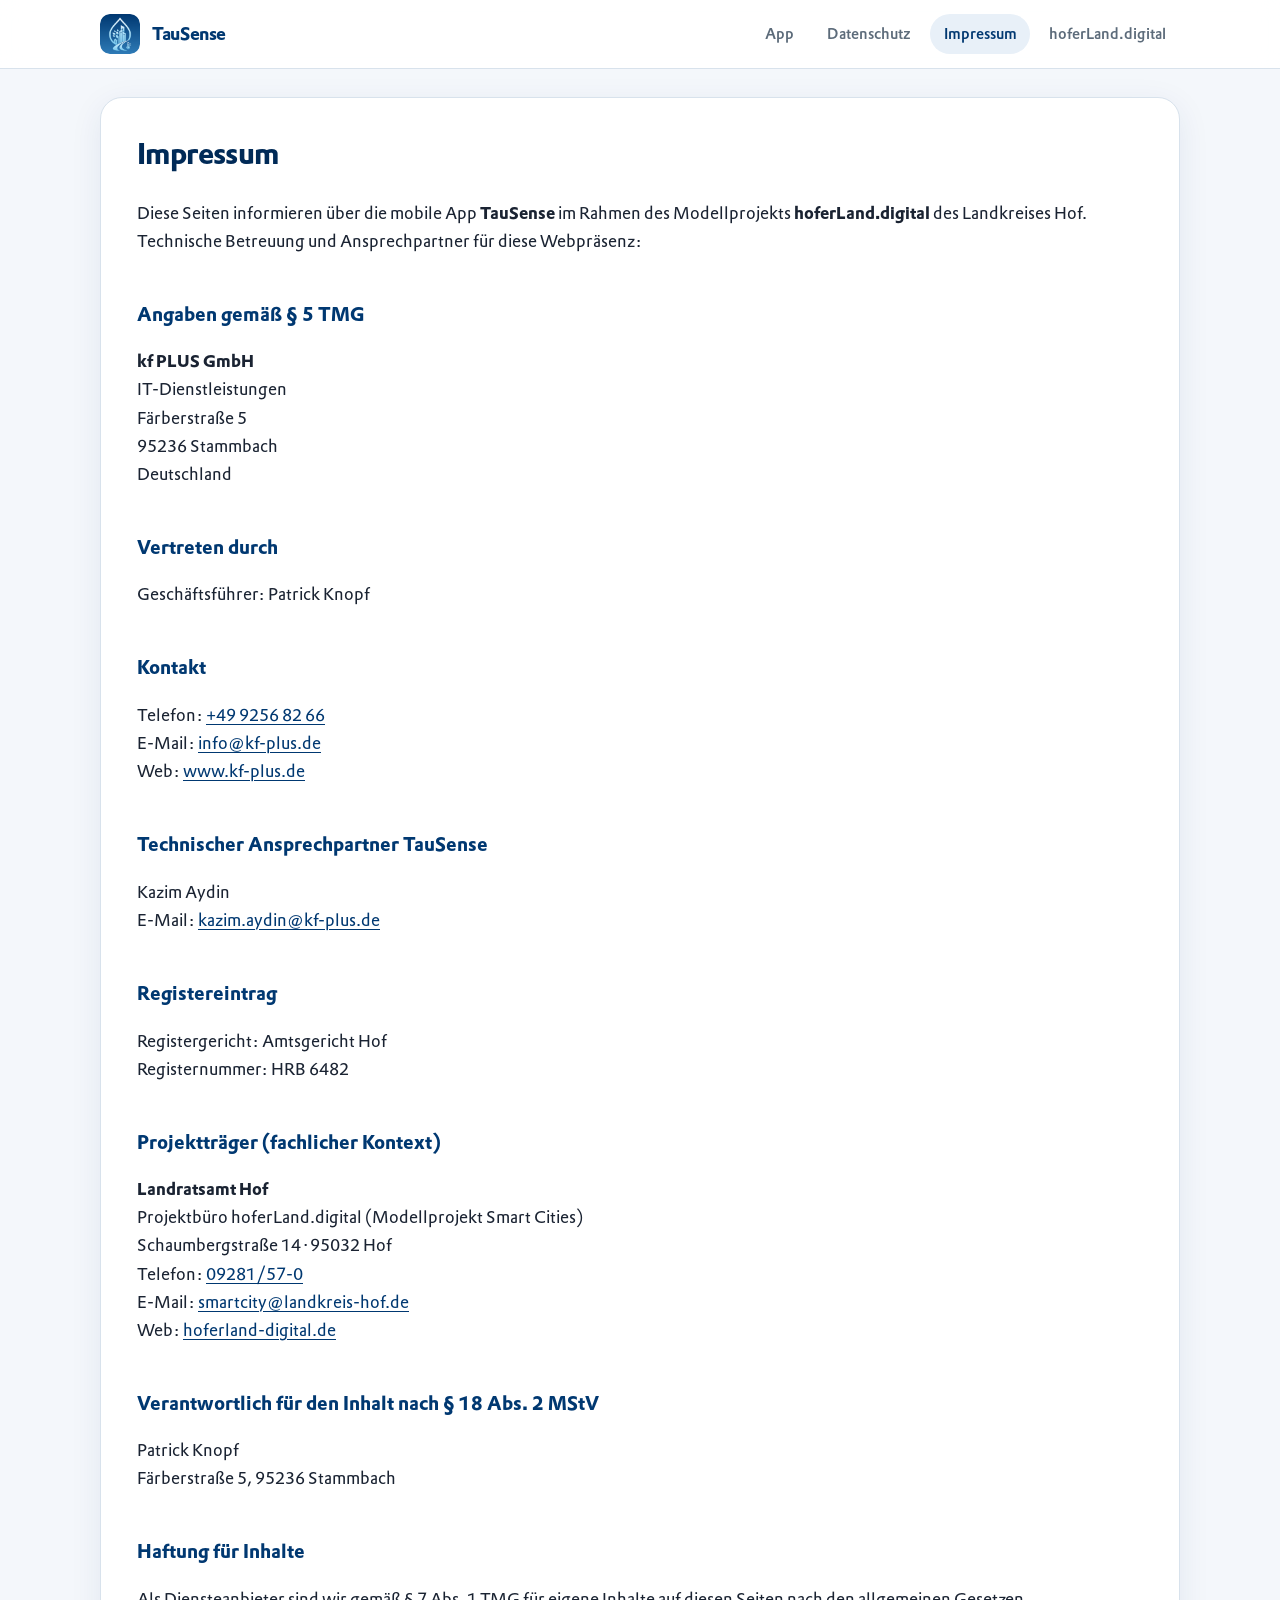
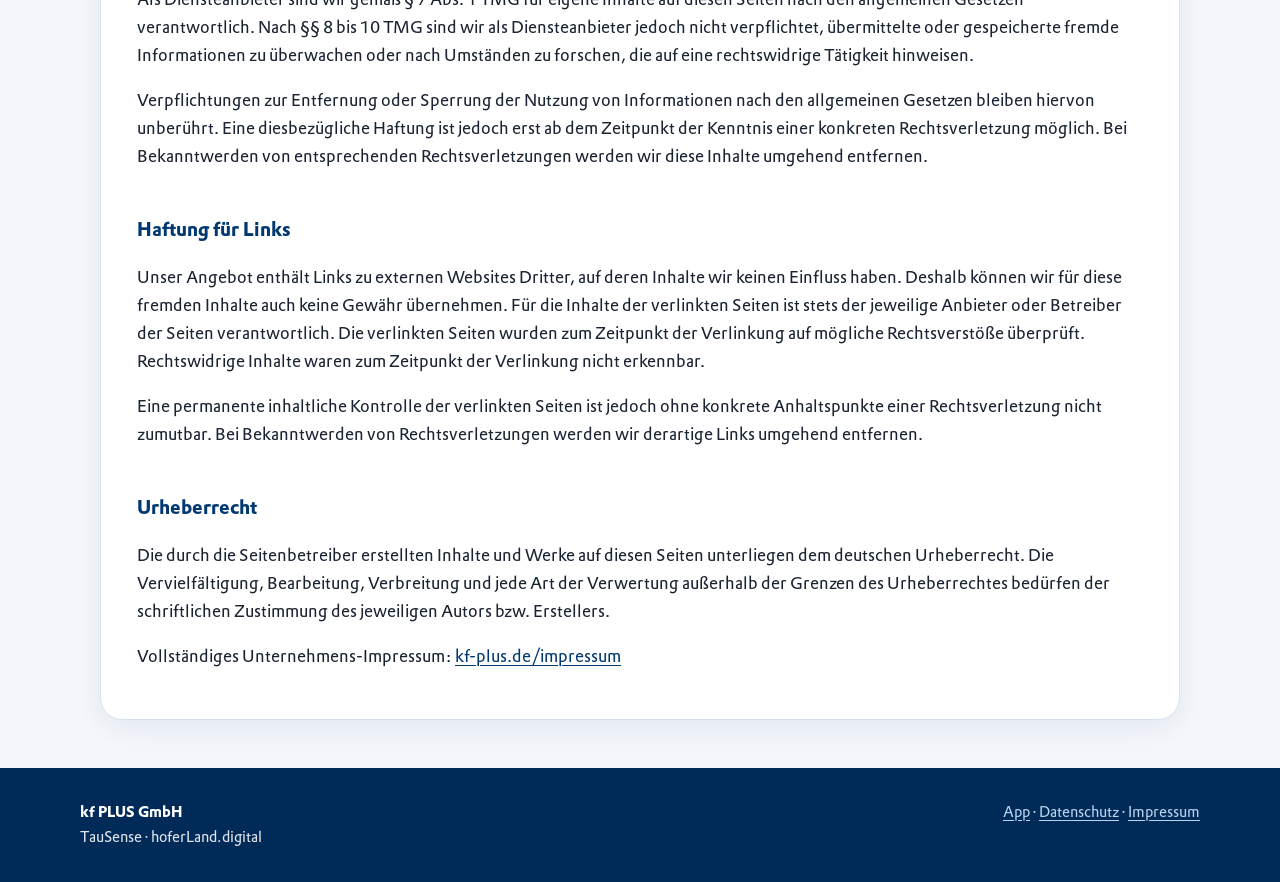
<file: docs/impressum.html>
<!DOCTYPE html>
<html lang="de">
<head>
  <meta charset="utf-8">
  <meta name="viewport" content="width=device-width, initial-scale=1">
  <title>Impressum – TauSense | kf PLUS GmbH</title>
  <link rel="stylesheet" href="assets/site.css">
</head>
<body class="page-privacy">

<header class="site-header">
  <div class="site-header__inner">
    <a class="site-brand" href="app-produktseite.html">
      <img src="assets/img/tausense-logo.png" alt="" width="40" height="40">
      TauSense
    </a>
    <button type="button" class="nav-toggle" aria-label="Menü" aria-expanded="false">☰</button>
    <nav class="site-nav" aria-label="Hauptnavigation">
      <a href="app-produktseite.html" data-nav="app-produktseite.html">App</a>
      <a href="datenschutzerklaerung.html" data-nav="datenschutzerklaerung.html">Datenschutz</a>
      <a href="impressum.html" data-nav="impressum.html">Impressum</a>
      <a href="https://hoferland-digital.de/" target="_blank" rel="noopener noreferrer">hoferLand.digital</a>
    </nav>
  </div>
</header>

<div class="privacy-layout privacy-layout--single">
  <main class="legal-content">

<h1>Impressum</h1>

<p>Diese Seiten informieren über die mobile App <strong>TauSense</strong> im Rahmen des Modellprojekts <strong>hoferLand.digital</strong> des Landkreises Hof. Technische Betreuung und Ansprechpartner für diese Webpräsenz:</p>

<h2>Angaben gemäß § 5 TMG</h2>
<p>
  <strong>kf PLUS GmbH</strong><br>
  IT-Dienstleistungen<br>
  Färberstraße 5<br>
  95236 Stammbach<br>
  Deutschland
</p>

<h2>Vertreten durch</h2>
<p>Geschäftsführer: Patrick Knopf</p>

<h2>Kontakt</h2>
<p>
  Telefon: <a href="tel:+4992568266">+49 9256 82 66</a><br>
  E-Mail: <a href="mailto:info@kf-plus.de">info@kf-plus.de</a><br>
  Web: <a href="https://www.kf-plus.de/" target="_blank" rel="noopener noreferrer">www.kf-plus.de</a>
</p>

<h2>Technischer Ansprechpartner TauSense</h2>
<p>
  Kazim Aydin<br>
  E-Mail: <a href="mailto:kazim.aydin@kf-plus.de">kazim.aydin@kf-plus.de</a>
</p>

<h2>Registereintrag</h2>
<p>
  Registergericht: Amtsgericht Hof<br>
  Registernummer: HRB 6482
</p>

<h2>Projektträger (fachlicher Kontext)</h2>
<p>
  <strong>Landratsamt Hof</strong><br>
  Projektbüro hoferLand.digital (Modellprojekt Smart Cities)<br>
  Schaumbergstraße 14 · 95032 Hof<br>
  Telefon: <a href="tel:+499281570">09281/57-0</a><br>
  E-Mail: <a href="mailto:smartcity@landkreis-hof.de">smartcity@landkreis-hof.de</a><br>
  Web: <a href="https://hoferland-digital.de/" target="_blank" rel="noopener noreferrer">hoferland-digital.de</a>
</p>

<h2>Verantwortlich für den Inhalt nach § 18 Abs. 2 MStV</h2>
<p>
  Patrick Knopf<br>
  Färberstraße 5, 95236 Stammbach
</p>

<h2>Haftung für Inhalte</h2>
<p>Als Diensteanbieter sind wir gemäß § 7 Abs. 1 TMG für eigene Inhalte auf diesen Seiten nach den allgemeinen Gesetzen verantwortlich. Nach §§ 8 bis 10 TMG sind wir als Diensteanbieter jedoch nicht verpflichtet, übermittelte oder gespeicherte fremde Informationen zu überwachen oder nach Umständen zu forschen, die auf eine rechtswidrige Tätigkeit hinweisen.</p>
<p>Verpflichtungen zur Entfernung oder Sperrung der Nutzung von Informationen nach den allgemeinen Gesetzen bleiben hiervon unberührt. Eine diesbezügliche Haftung ist jedoch erst ab dem Zeitpunkt der Kenntnis einer konkreten Rechtsverletzung möglich. Bei Bekanntwerden von entsprechenden Rechtsverletzungen werden wir diese Inhalte umgehend entfernen.</p>

<h2>Haftung für Links</h2>
<p>Unser Angebot enthält Links zu externen Websites Dritter, auf deren Inhalte wir keinen Einfluss haben. Deshalb können wir für diese fremden Inhalte auch keine Gewähr übernehmen. Für die Inhalte der verlinkten Seiten ist stets der jeweilige Anbieter oder Betreiber der Seiten verantwortlich. Die verlinkten Seiten wurden zum Zeitpunkt der Verlinkung auf mögliche Rechtsverstöße überprüft. Rechtswidrige Inhalte waren zum Zeitpunkt der Verlinkung nicht erkennbar.</p>
<p>Eine permanente inhaltliche Kontrolle der verlinkten Seiten ist jedoch ohne konkrete Anhaltspunkte einer Rechtsverletzung nicht zumutbar. Bei Bekanntwerden von Rechtsverletzungen werden wir derartige Links umgehend entfernen.</p>

<h2>Urheberrecht</h2>
<p>Die durch die Seitenbetreiber erstellten Inhalte und Werke auf diesen Seiten unterliegen dem deutschen Urheberrecht. Die Vervielfältigung, Bearbeitung, Verbreitung und jede Art der Verwertung außerhalb der Grenzen des Urheberrechtes bedürfen der schriftlichen Zustimmung des jeweiligen Autors bzw. Erstellers.</p>

<p>Vollständiges Unternehmens-Impressum: <a href="https://www.kf-plus.de/impressum" target="_blank" rel="noopener noreferrer">kf-plus.de/impressum</a></p>

  </main>
</div>

<footer class="site-footer">
  <div class="site-footer__inner">
    <div>
      <strong>kf PLUS GmbH</strong><br>
      TauSense · hoferLand.digital
    </div>
    <div>
      <a href="app-produktseite.html">App</a> ·
      <a href="datenschutzerklaerung.html">Datenschutz</a> ·
      <a href="impressum.html">Impressum</a>
    </div>
  </div>
</footer>

<script src="assets/site.js"></script>
</body>
</html>
</file>
<file: docs/assets/site.css>
/* TauSense / hoferLand.digital – Web CI (Pantone 295: #003871) */

@font-face {
  font-family: 'Prokyon';
  src: url('fonts/Prokyon-Regular.ttf') format('truetype');
  font-weight: 400;
  font-style: normal;
  font-display: swap;
}

@font-face {
  font-family: 'Prokyon';
  src: url('fonts/Prokyon-Medium.ttf') format('truetype');
  font-weight: 600;
  font-style: normal;
  font-display: swap;
}

@font-face {
  font-family: 'Prokyon';
  src: url('fonts/Prokyon-Bold.ttf') format('truetype');
  font-weight: 700;
  font-style: normal;
  font-display: swap;
}

:root {
  --brand: #003871;
  --brand-dark: #002a57;
  --brand-light: #e8f0f8;
  --brand-muted: #4a6d8f;
  --surface: #ffffff;
  --surface-alt: #f4f7fb;
  --text: #1a2332;
  --text-muted: #5c6b7a;
  --border: #d8e2ec;
  --radius: 14px;
  --radius-lg: 22px;
  --shadow: 0 8px 32px rgba(0, 56, 113, 0.08);
  --shadow-hover: 0 14px 40px rgba(0, 56, 113, 0.14);
  --font: 'Prokyon', 'Source Sans 3', system-ui, -apple-system, 'Segoe UI', sans-serif;
  --max: 1120px;
  --header-h: 4.25rem;
}

*,
*::before,
*::after {
  box-sizing: border-box;
}

html {
  scroll-behavior: smooth;
  overflow-x: clip;
}

body {
  margin: 0;
  font-family: var(--font);
  font-size: 1.0625rem;
  line-height: 1.65;
  color: var(--text);
  background: var(--surface-alt);
  -webkit-font-smoothing: antialiased;
}

a {
  color: var(--brand);
  text-decoration-thickness: 1px;
  text-underline-offset: 3px;
}

a:hover {
  color: var(--brand-dark);
}

img {
  max-width: 100%;
  height: auto;
}

/* Header */
.site-header {
  position: sticky;
  top: 0;
  z-index: 100;
  background: rgba(255, 255, 255, 0.92);
  backdrop-filter: blur(12px);
  border-bottom: 1px solid var(--border);
}

.site-header__inner {
  max-width: var(--max);
  margin: 0 auto;
  padding: 0 1.25rem;
  height: var(--header-h);
  display: flex;
  align-items: center;
  justify-content: space-between;
  gap: 1rem;
}

.site-brand {
  display: flex;
  align-items: center;
  gap: 0.75rem;
  text-decoration: none;
  color: var(--brand);
  font-weight: 700;
  font-size: 1.125rem;
  letter-spacing: -0.02em;
}

.site-brand img {
  width: 40px;
  height: 40px;
  border-radius: 10px;
}

.site-nav {
  display: flex;
  align-items: center;
  gap: 0.35rem;
}

.site-nav a {
  text-decoration: none;
  font-weight: 600;
  font-size: 0.9375rem;
  color: var(--text-muted);
  padding: 0.5rem 0.85rem;
  border-radius: 999px;
  transition: background 0.15s, color 0.15s;
}

.site-nav a:hover {
  color: var(--brand);
  background: var(--brand-light);
}

.site-nav a.is-active {
  color: var(--brand);
  background: var(--brand-light);
}

.nav-toggle {
  display: none;
  border: none;
  background: var(--brand-light);
  color: var(--brand);
  width: 44px;
  height: 44px;
  border-radius: 12px;
  cursor: pointer;
  font-size: 1.25rem;
}

/* Hero (product page) */
.hero {
  background: linear-gradient(145deg, var(--brand-dark) 0%, var(--brand) 45%, #0056a8 100%);
  color: #fff;
  padding: 3rem 1.25rem 3.5rem;
  position: relative;
  overflow: hidden;
}

.hero::after {
  content: '';
  position: absolute;
  inset: 0;
  background: radial-gradient(circle at 85% 20%, rgba(255, 255, 255, 0.12) 0%, transparent 45%);
  pointer-events: none;
}

.hero__inner {
  max-width: var(--max);
  margin: 0 auto;
  position: relative;
  z-index: 1;
  display: grid;
  grid-template-columns: 1fr auto;
  gap: 2rem;
  align-items: center;
}

.hero__badge {
  display: inline-block;
  font-size: 0.8125rem;
  font-weight: 600;
  text-transform: uppercase;
  letter-spacing: 0.06em;
  background: rgba(255, 255, 255, 0.15);
  padding: 0.35rem 0.75rem;
  border-radius: 999px;
  margin-bottom: 1rem;
}

.hero h1 {
  margin: 0 0 0.75rem;
  font-size: clamp(1.85rem, 4vw, 2.65rem);
  line-height: 1.15;
  letter-spacing: -0.03em;
}

.hero p.lead {
  margin: 0;
  font-size: 1.125rem;
  max-width: 36rem;
  opacity: 0.92;
  line-height: 1.55;
}

.hero__logo {
  width: clamp(100px, 18vw, 140px);
  filter: drop-shadow(0 12px 24px rgba(0, 0, 0, 0.2));
}

/* Main layout */
.page-main {
  max-width: var(--max);
  margin: 0 auto;
  padding: 2rem 1.25rem 3.5rem;
}

.section-title {
  font-size: 1.5rem;
  color: var(--brand);
  margin: 0 0 1.25rem;
  letter-spacing: -0.02em;
}

/* Feature cards */
.card-grid {
  display: grid;
  grid-template-columns: repeat(auto-fill, minmax(280px, 1fr));
  gap: 1.25rem;
  margin-bottom: 2.5rem;
}

.feature-card {
  background: var(--surface);
  border: 1px solid var(--border);
  border-radius: var(--radius-lg);
  padding: 1.35rem 1.35rem 1.5rem;
  box-shadow: var(--shadow);
  transition: transform 0.2s, box-shadow 0.2s;
}

.feature-card:hover {
  transform: translateY(-3px);
  box-shadow: var(--shadow-hover);
}

.feature-card__icon {
  width: 44px;
  height: 44px;
  border-radius: 12px;
  background: var(--brand-light);
  color: var(--brand);
  display: flex;
  align-items: center;
  justify-content: center;
  font-size: 1.35rem;
  margin-bottom: 0.85rem;
}

.feature-card h3 {
  margin: 0 0 0.5rem;
  font-size: 1.125rem;
  color: var(--brand-dark);
}

.feature-card p,
.feature-card ul {
  margin: 0;
  font-size: 0.9875rem;
  color: var(--text-muted);
}

.feature-card ul {
  padding-left: 1.15rem;
}

.feature-card li + li {
  margin-top: 0.35rem;
}

/* Warning legend */
.legend {
  display: flex;
  flex-wrap: wrap;
  gap: 0.5rem 1rem;
  margin-top: 0.75rem;
}

.legend span {
  display: inline-flex;
  align-items: center;
  gap: 0.4rem;
  font-size: 0.875rem;
  color: var(--text);
}

.legend i {
  width: 10px;
  height: 10px;
  border-radius: 50%;
  display: inline-block;
}

.legend .c-green { background: #2e7d32; }
.legend .c-yellow { background: #f9a825; }
.legend .c-orange { background: #e65100; }
.legend .c-red { background: #c62828; }

.panel {
  background: var(--surface);
  border: 1px solid var(--border);
  border-radius: var(--radius-lg);
  padding: 1.5rem 1.75rem;
  margin-bottom: 1.5rem;
  box-shadow: var(--shadow);
}

.panel h2 {
  margin-top: 0;
  font-size: 1.25rem;
  color: var(--brand);
}

.panel--accent {
  border-left: 4px solid var(--brand);
}

/* Privacy layout */
.page-privacy .privacy-layout {
  max-width: 1280px;
  margin: 0 auto;
  padding: 1.75rem 1.25rem 3rem;
  display: grid;
  grid-template-columns: minmax(0, 260px) minmax(0, 1fr);
  gap: 2rem;
  align-items: start;
  width: 100%;
  min-width: 0;
}

.page-privacy .privacy-layout--single {
  grid-template-columns: minmax(0, 1fr);
  max-width: var(--max);
}

.legal-sidebar {
  min-width: 0;
}

.toc-details {
  min-width: 0;
}

.toc-details__summary {
  display: none;
  list-style: none;
  cursor: pointer;
  font-weight: 700;
  color: var(--brand-dark);
  background: var(--surface);
  border: 1px solid var(--border);
  border-radius: var(--radius);
  padding: 0.85rem 1rem;
  box-shadow: var(--shadow);
}

.toc-details__summary::-webkit-details-marker {
  display: none;
}

.toc-details__summary::before {
  content: '▸ ';
  display: inline-block;
  transition: transform 0.15s ease;
}

.toc-details[open] .toc-details__summary::before {
  transform: rotate(90deg);
}

.toc {
  position: sticky;
  top: calc(var(--header-h) + 1rem);
  background: var(--surface);
  border: 1px solid var(--border);
  border-radius: var(--radius-lg);
  padding: 1.15rem 1.1rem;
  box-shadow: var(--shadow);
  max-height: calc(100vh - var(--header-h) - 2rem);
  overflow-y: auto;
}

.toc__title {
  margin: 0 0 0.75rem;
  font-size: 0.75rem;
  text-transform: uppercase;
  letter-spacing: 0.08em;
  color: var(--text-muted);
  font-weight: 700;
}

.toc ul {
  list-style: none;
  margin: 0;
  padding: 0;
}

.toc li {
  margin: 0;
}

.toc a {
  display: block;
  text-decoration: none;
  font-size: 0.875rem;
  padding: 0.35rem 0.5rem;
  border-radius: 8px;
  color: var(--text-muted);
  line-height: 1.35;
}

.toc a:hover {
  background: var(--brand-light);
  color: var(--brand);
}

.toc .toc-sub a {
  padding-left: 1rem;
  font-size: 0.8125rem;
}

.legal-content {
  background: var(--surface);
  border: 1px solid var(--border);
  border-radius: var(--radius-lg);
  padding: 2rem 2.25rem;
  box-shadow: var(--shadow);
  min-width: 0;
  max-width: 100%;
  overflow-wrap: anywhere;
  word-break: break-word;
}

.legal-content a {
  overflow-wrap: anywhere;
  word-break: break-word;
}

.legal-content h1 {
  margin-top: 0;
  color: var(--brand-dark);
  font-size: 1.85rem;
  letter-spacing: -0.02em;
}

.legal-content h2 {
  margin-top: 2.25rem;
  padding-top: 0.5rem;
  font-size: 1.2rem;
  color: var(--brand);
  scroll-margin-top: calc(var(--header-h) + 1rem);
}

.legal-content h3 {
  font-size: 1.05rem;
  color: var(--brand-dark);
  scroll-margin-top: calc(var(--header-h) + 1rem);
}

.legal-content h4 {
  font-size: 1rem;
  color: var(--text);
}

.legal-content p,
.legal-content li {
  color: var(--text);
}

.legal-content code {
  font-size: 0.9em;
  background: var(--brand-light);
  padding: 0.1em 0.35em;
  border-radius: 4px;
}

/* Footer */
.site-footer {
  background: var(--brand-dark);
  color: rgba(255, 255, 255, 0.88);
  padding: 2rem 1.25rem;
  margin-top: auto;
  font-size: 0.9375rem;
}

.site-footer__inner {
  max-width: var(--max);
  margin: 0 auto;
  display: flex;
  flex-wrap: wrap;
  gap: 1.5rem 2.5rem;
  justify-content: space-between;
}

.site-footer a {
  color: #b8d4ef;
}

.site-footer a:hover {
  color: #fff;
}

.site-footer strong {
  color: #fff;
}

@media (max-width: 900px) {
  .hero__inner {
    grid-template-columns: 1fr;
    text-align: center;
  }

  .hero__logo {
    margin: 0 auto;
  }

  .page-privacy .privacy-layout {
    grid-template-columns: minmax(0, 1fr);
    padding-left: 1rem;
    padding-right: 1rem;
    gap: 1rem;
  }

  .toc-details__summary {
    display: block;
  }

  .toc-details:not([open]) .toc {
    display: none;
  }

  .toc {
    position: static;
    max-height: none;
    margin-top: 0.65rem;
  }
}

@media (max-width: 640px) {
  .nav-toggle {
    display: flex;
    align-items: center;
    justify-content: center;
  }

  .site-nav {
    display: none;
    position: absolute;
    top: var(--header-h);
    left: 0;
    right: 0;
    flex-direction: column;
    padding: 0.75rem 1rem 1rem;
    background: var(--surface);
    border-bottom: 1px solid var(--border);
    box-shadow: var(--shadow);
  }

  .site-header.is-open .site-nav {
    display: flex;
  }

  .site-nav a {
    width: 100%;
    text-align: center;
  }

  .legal-content {
    padding: 1.35rem 1.15rem;
  }
}
</file>
